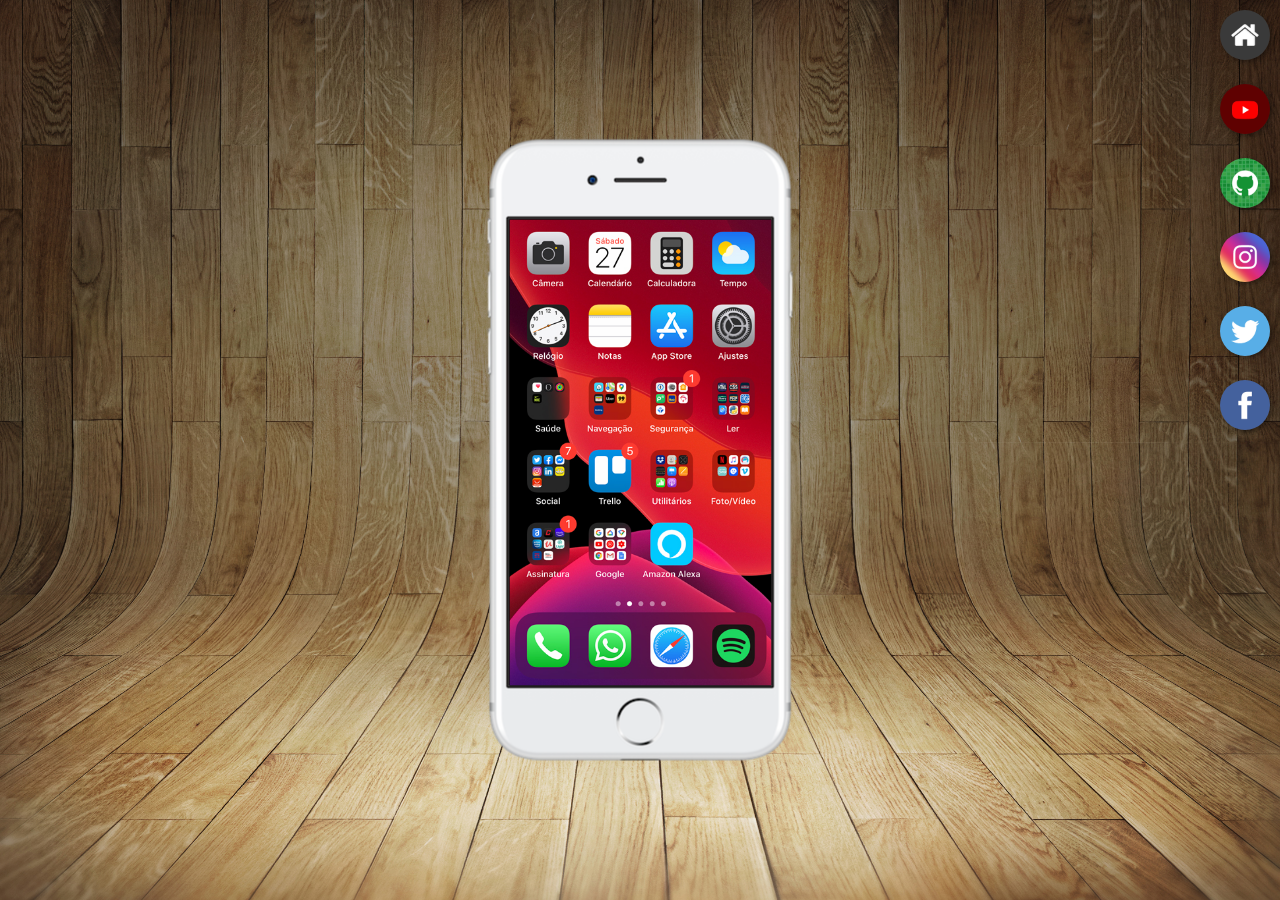
<file: index.html>
<!DOCTYPE html>
<html lang="pt-br">
<head>
    <meta charset="UTF-8">
    <meta http-equiv="X-UA-Compatible" content="IE=edge">
    <meta name="viewport" content="width=device-width, initial-scale=1.0">
    <link rel="stylesheet" href="estilos/style.css">
    <link rel="shortcut icon" href="favicon.ico" type="image/x-icon">
    <title>Projeto Redes Sociais</title>
</head>
<body>
    <main>
        <section id="telefone">
            <iframe id="tela" src="paginas/home.html" name="tela" frameborder="0">
                <p>[Seu navegador não é compatível com iframes.]</p>
            </iframe>
        </section>

        <section id="redes-sociais">
            <a class="botao-social" href="paginas/home.html" target="tela">
                <img src="imagens/logo-home.jpg" alt="logo home">
            </a>
            <br>
            <a class="botao-social" href="paginas/youtube.html" target="tela">
                <img src="imagens/logo-youtube.jpg" alt="logo youtube">
            </a>
            <br>
            <a class="botao-social" href="paginas/github.html" target="tela">
                <img src="imagens/logo-github.jpg" alt="logo github">
            </a>
            <br>
            <a class="botao-social" href="paginas/instagram.html" target="tela">
                <img src="imagens/logo-instagram.jpg" alt="logo instagram">
            </a>
            <br>
            <a class="botao-social" href="paginas/twitter.html" target="tela">
                <img src="imagens/logo-twitter.jpg" alt="logo twitter">
            </a>
            <br>
            <a class="botao-social" href="paginas/facebook.html" target="tela">
                <img src="imagens/logo-facebook.jpg" alt="logo facebook">
            </a>
        </section>
    </main>
</body>
</html>
</file>
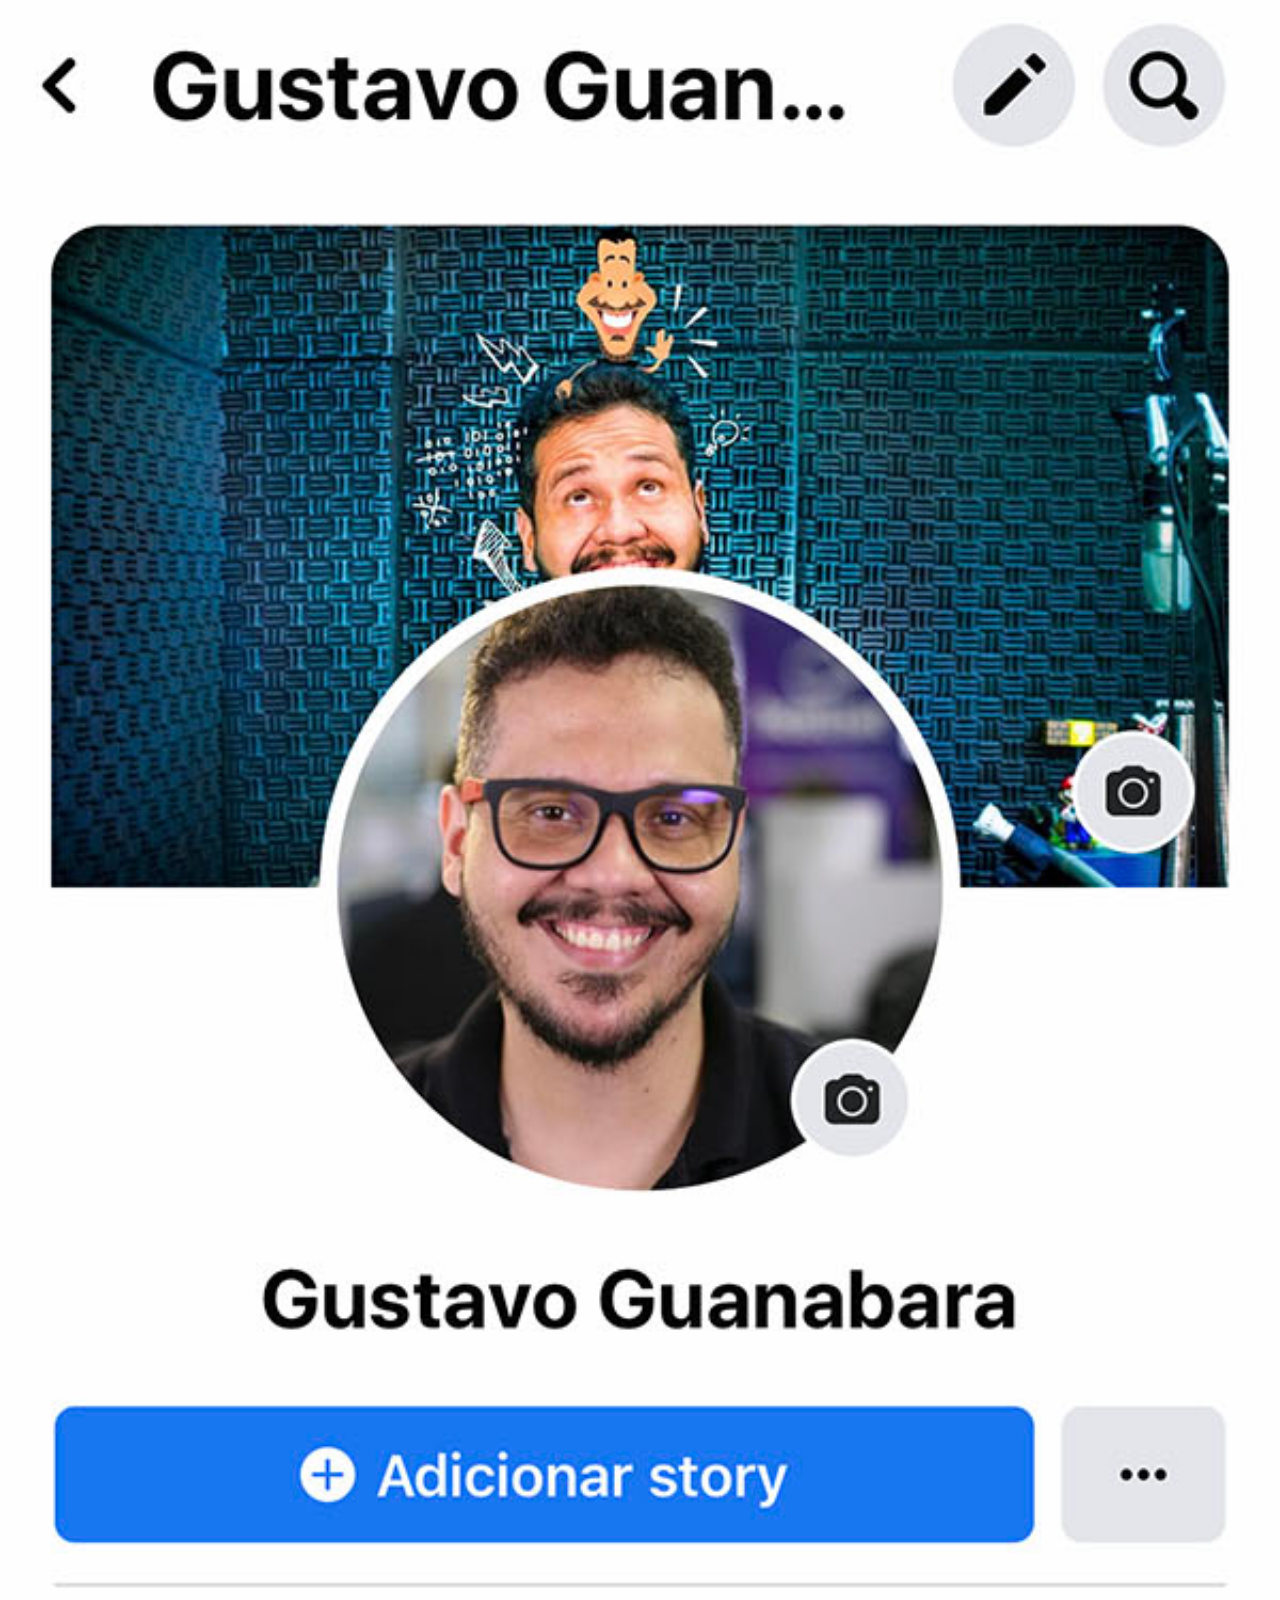
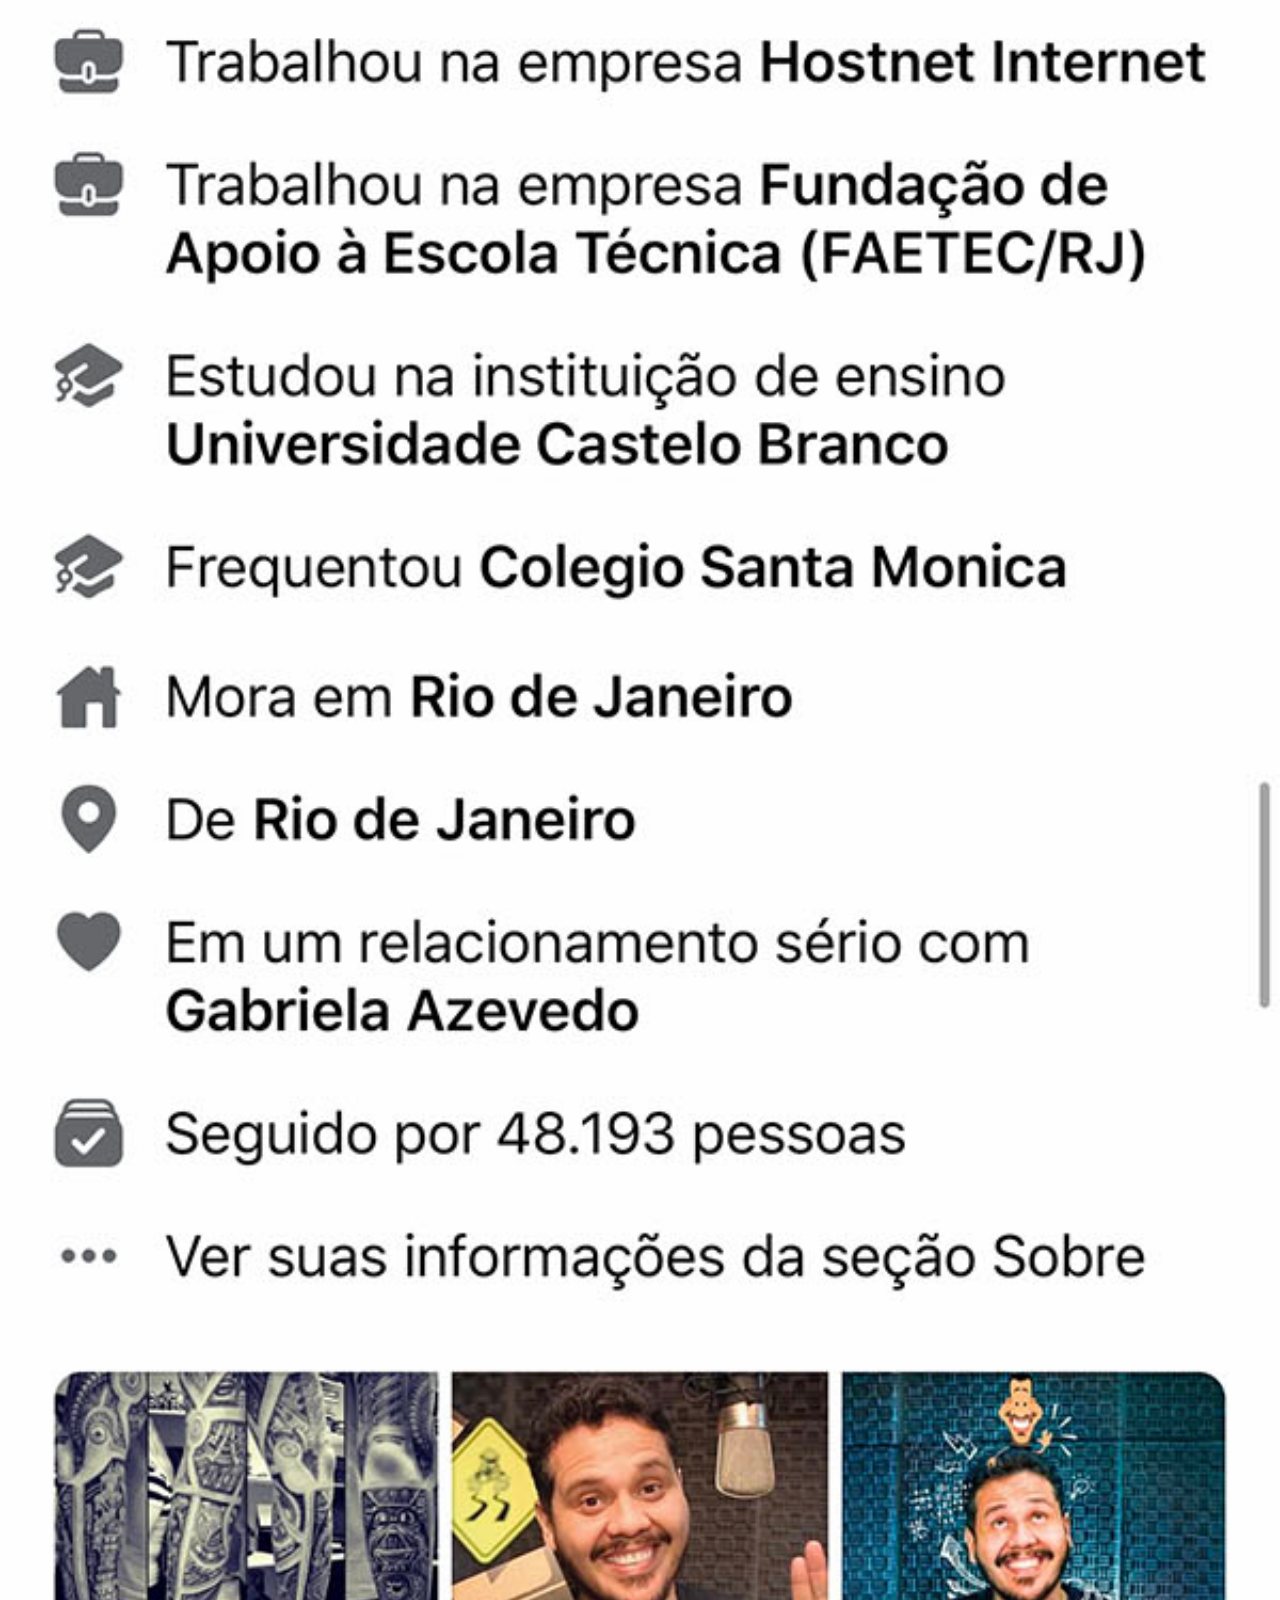
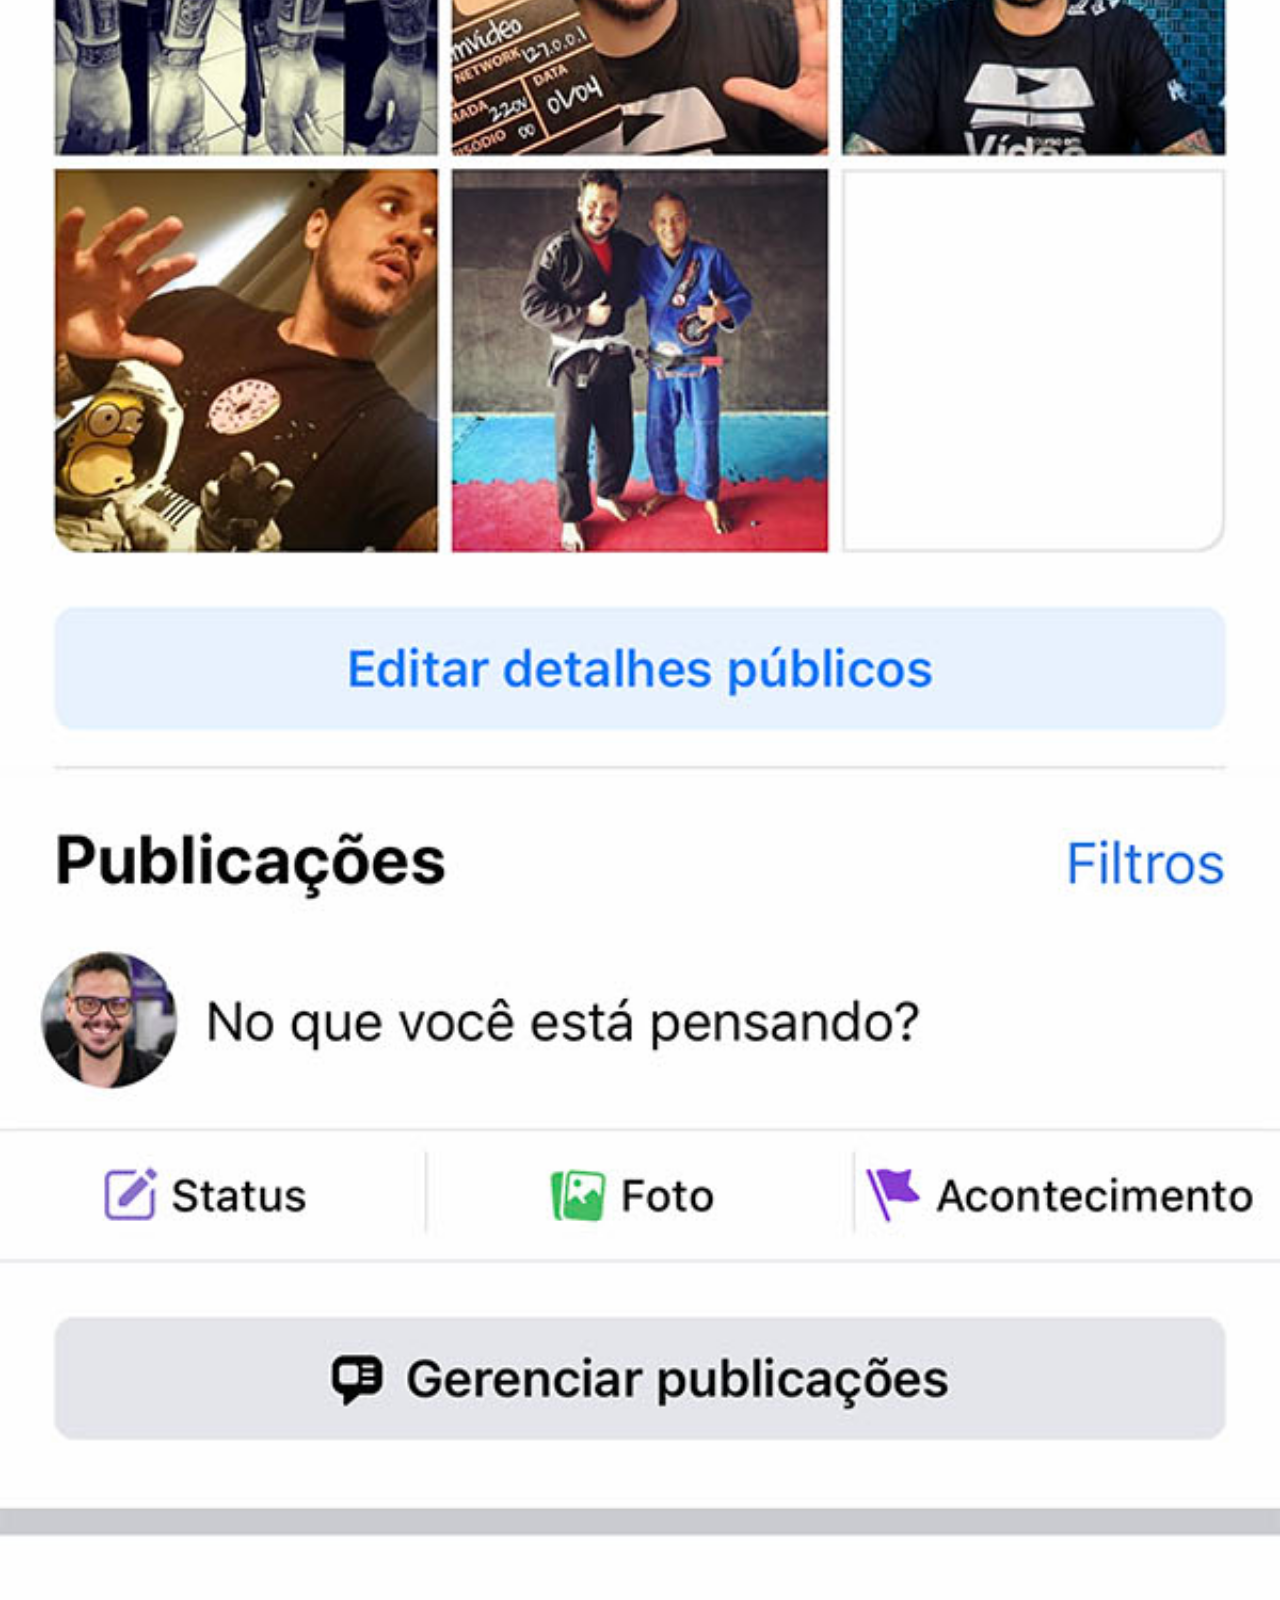
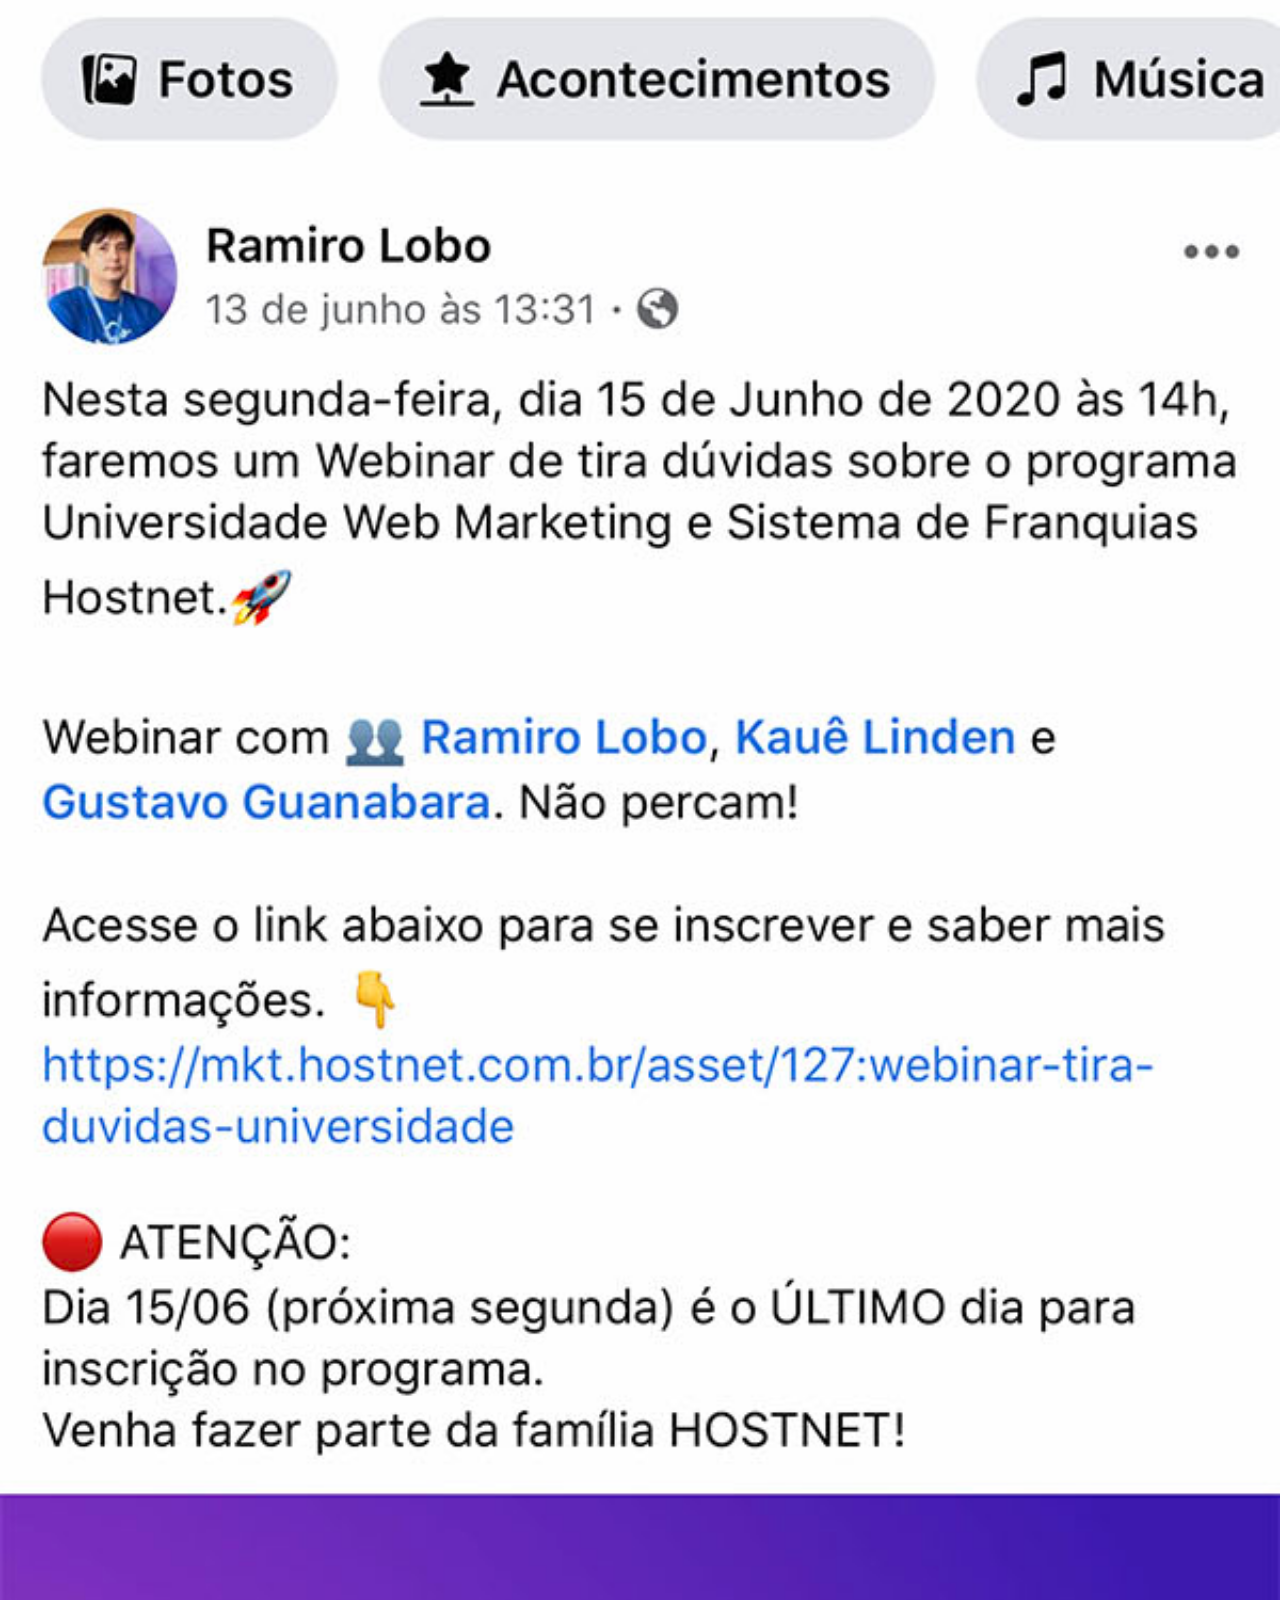
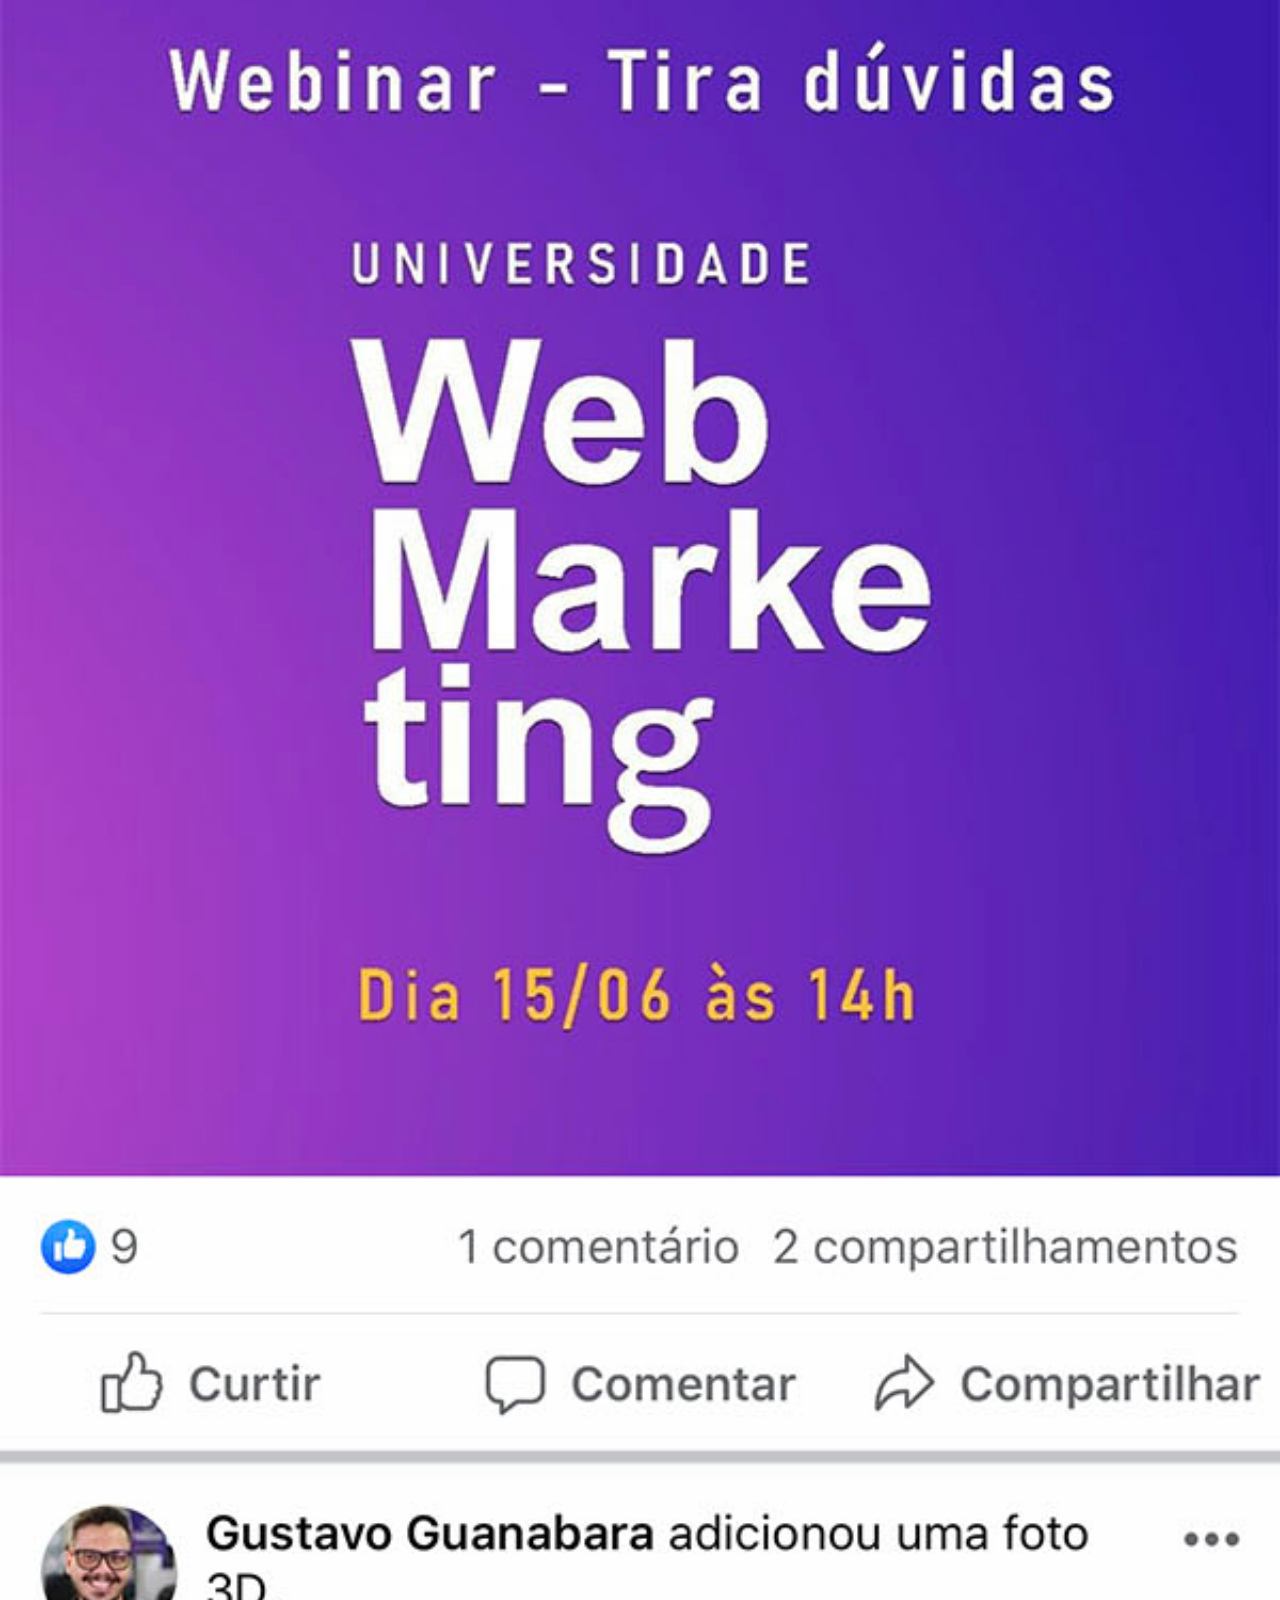
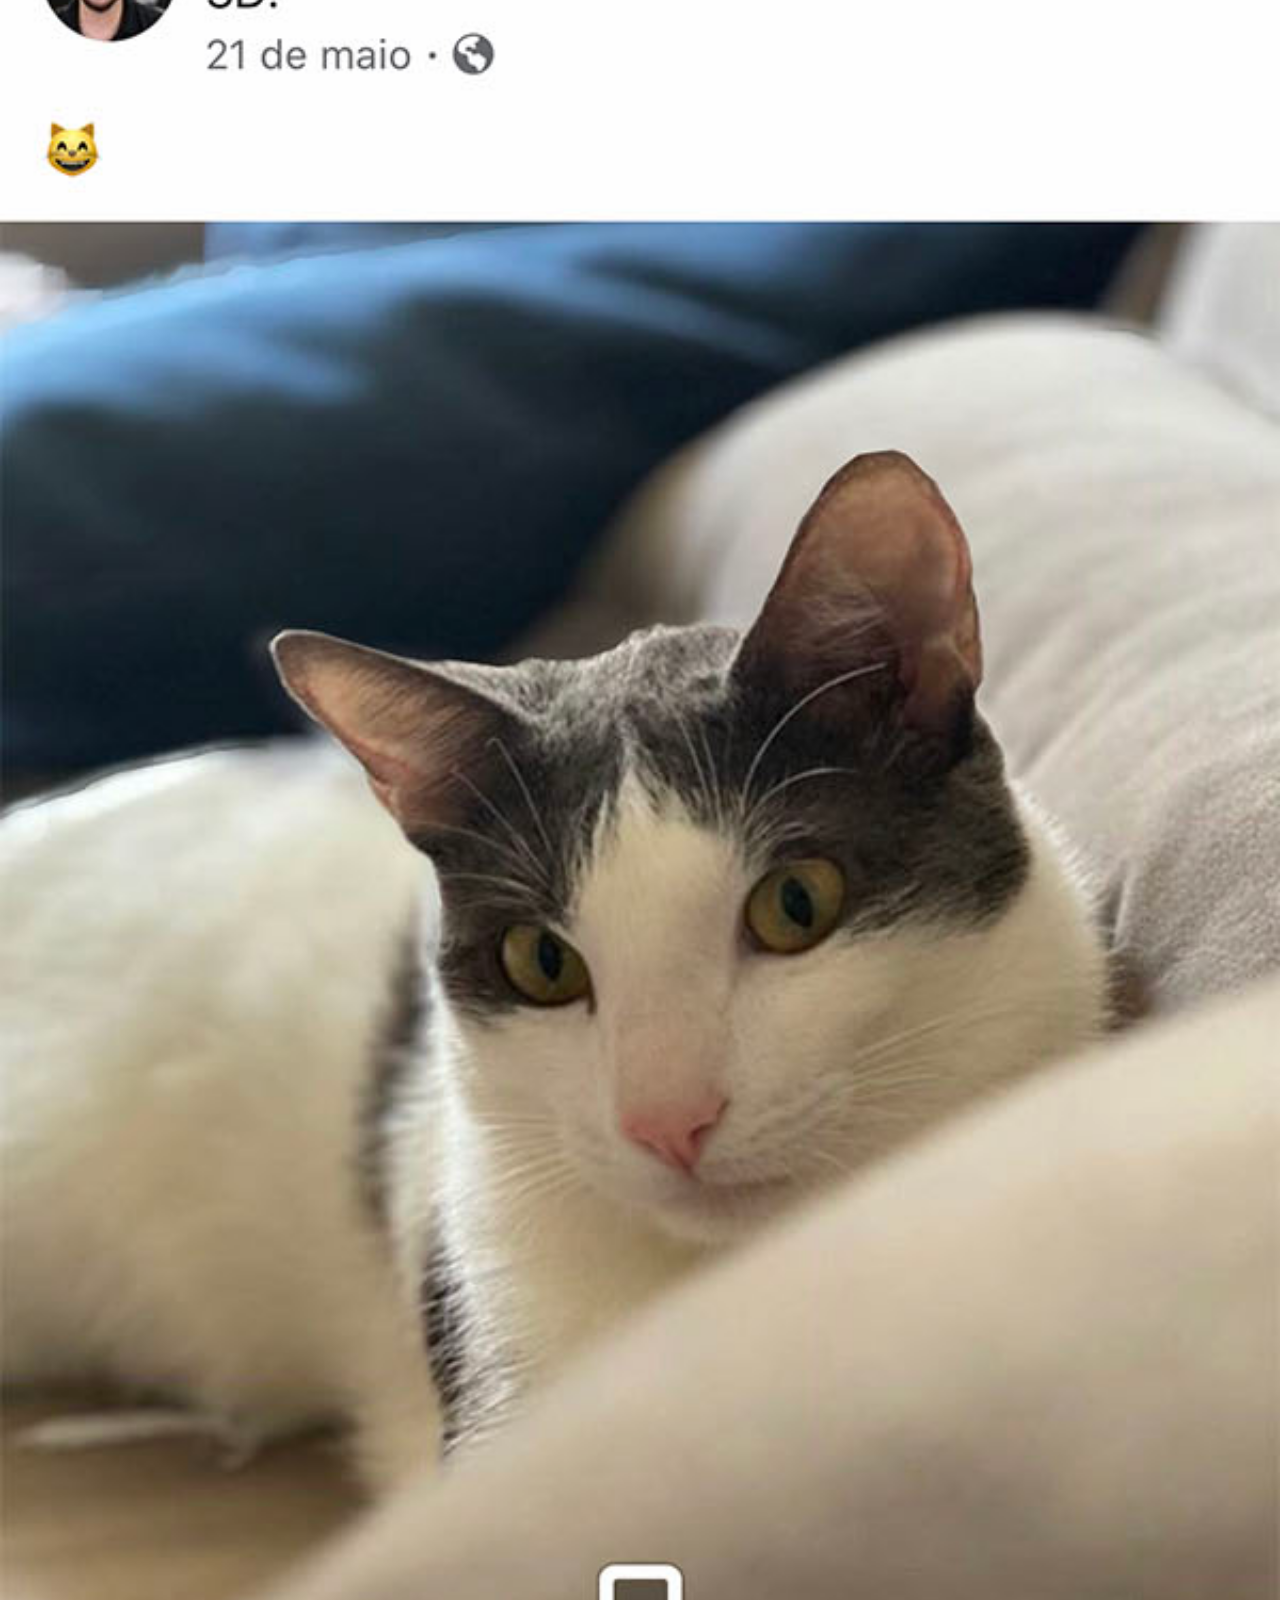
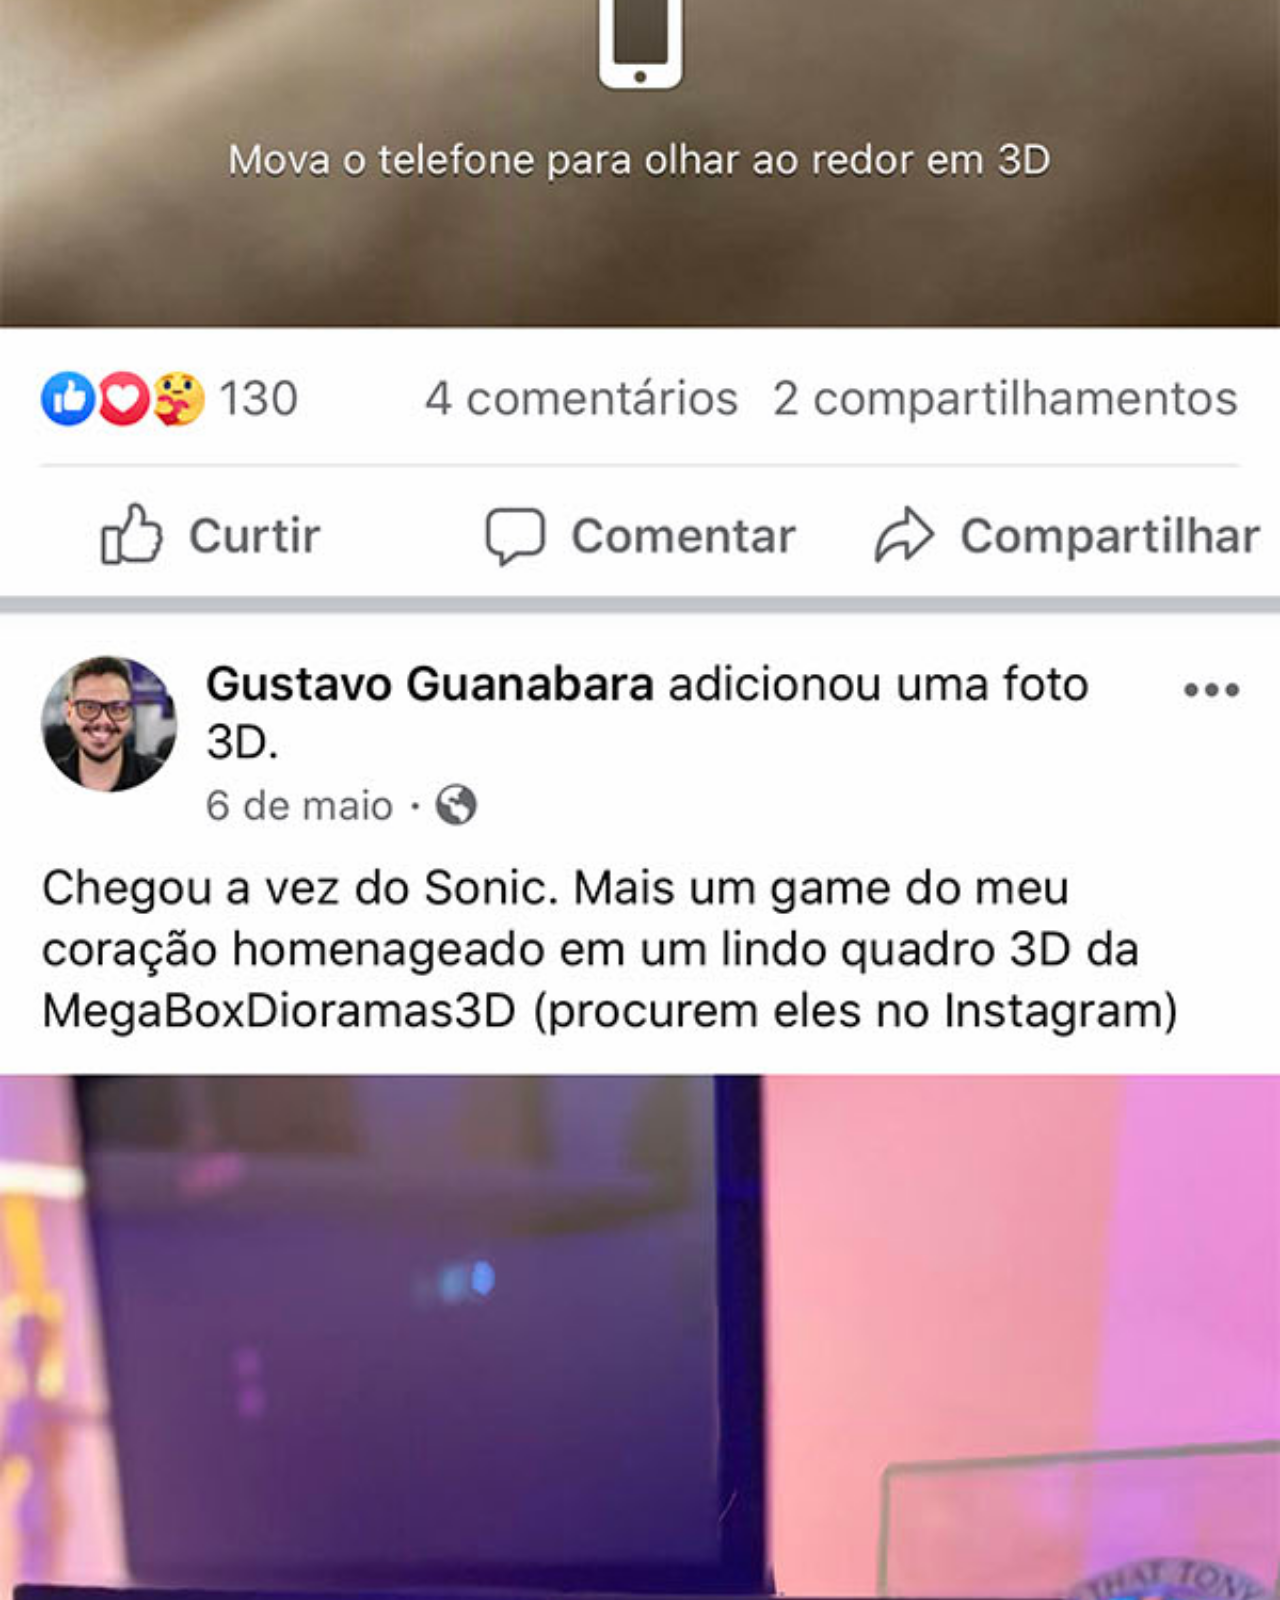
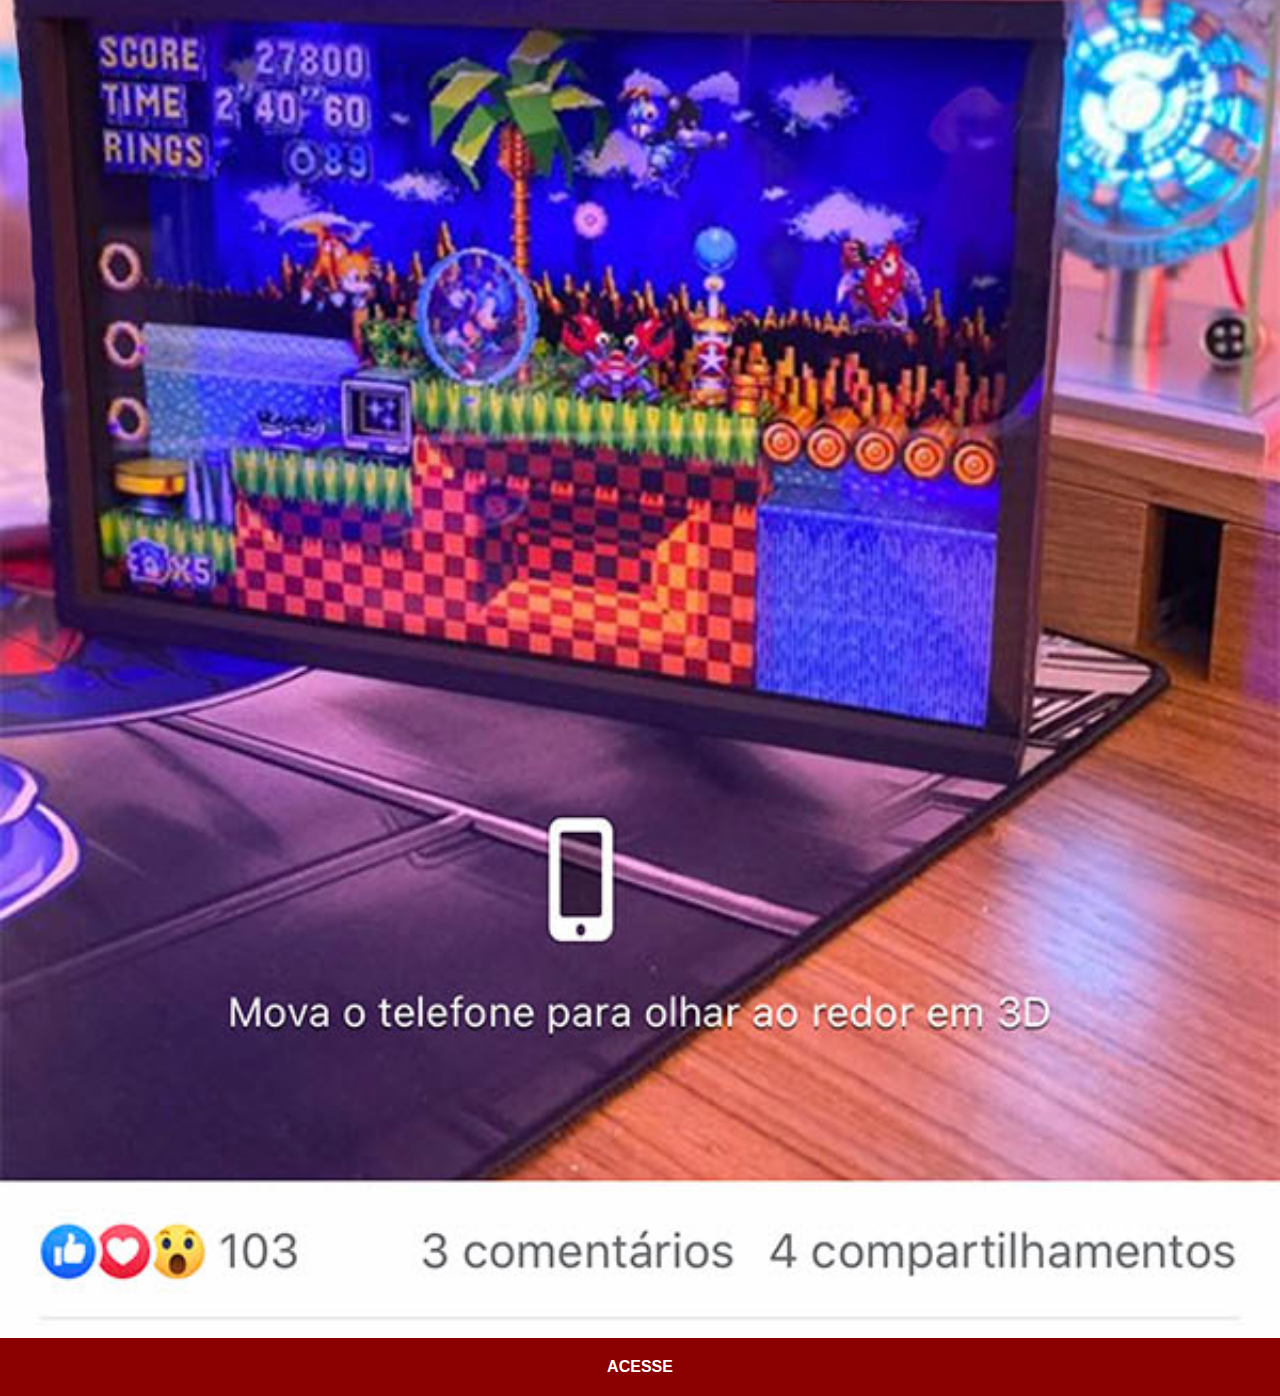
<file: paginas/facebook.html>
<!DOCTYPE html>
<html lang="pt-br">
<head>
    <meta charset="UTF-8">
    <meta http-equiv="X-UA-Compatible" content="IE=edge">
    <meta name="viewport" content="width=device-width, initial-scale=1.0">
    <link rel="stylesheet" href="../estilos/tela.css">
    <title>Facebook</title>
</head>
<body>
    <img src="../imagens/tela-facebook.jpg" alt="Perfil no Facebook">
    <a href="https://www.facebook.com/gustavoguanabara" target="_blank" rel="noopener noreferrer">ACESSE</a>
</body>
</html>
</file>
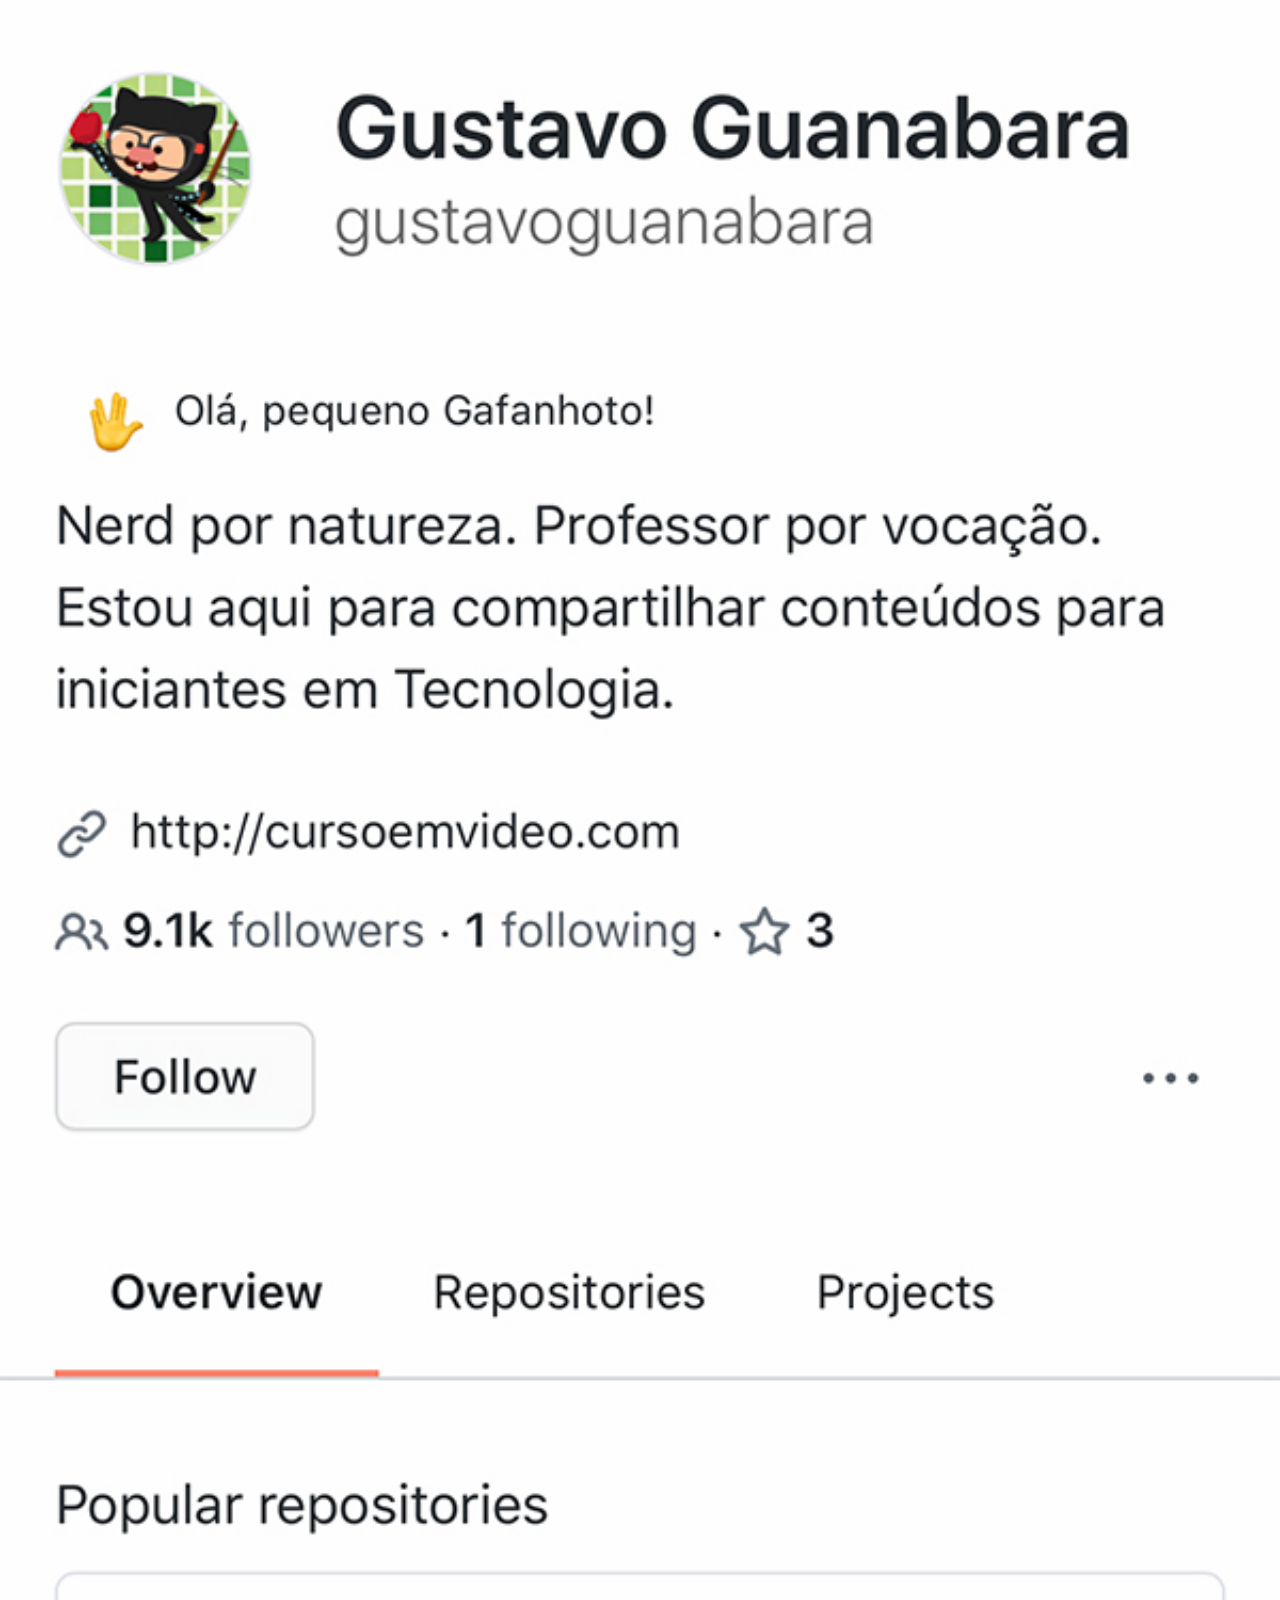
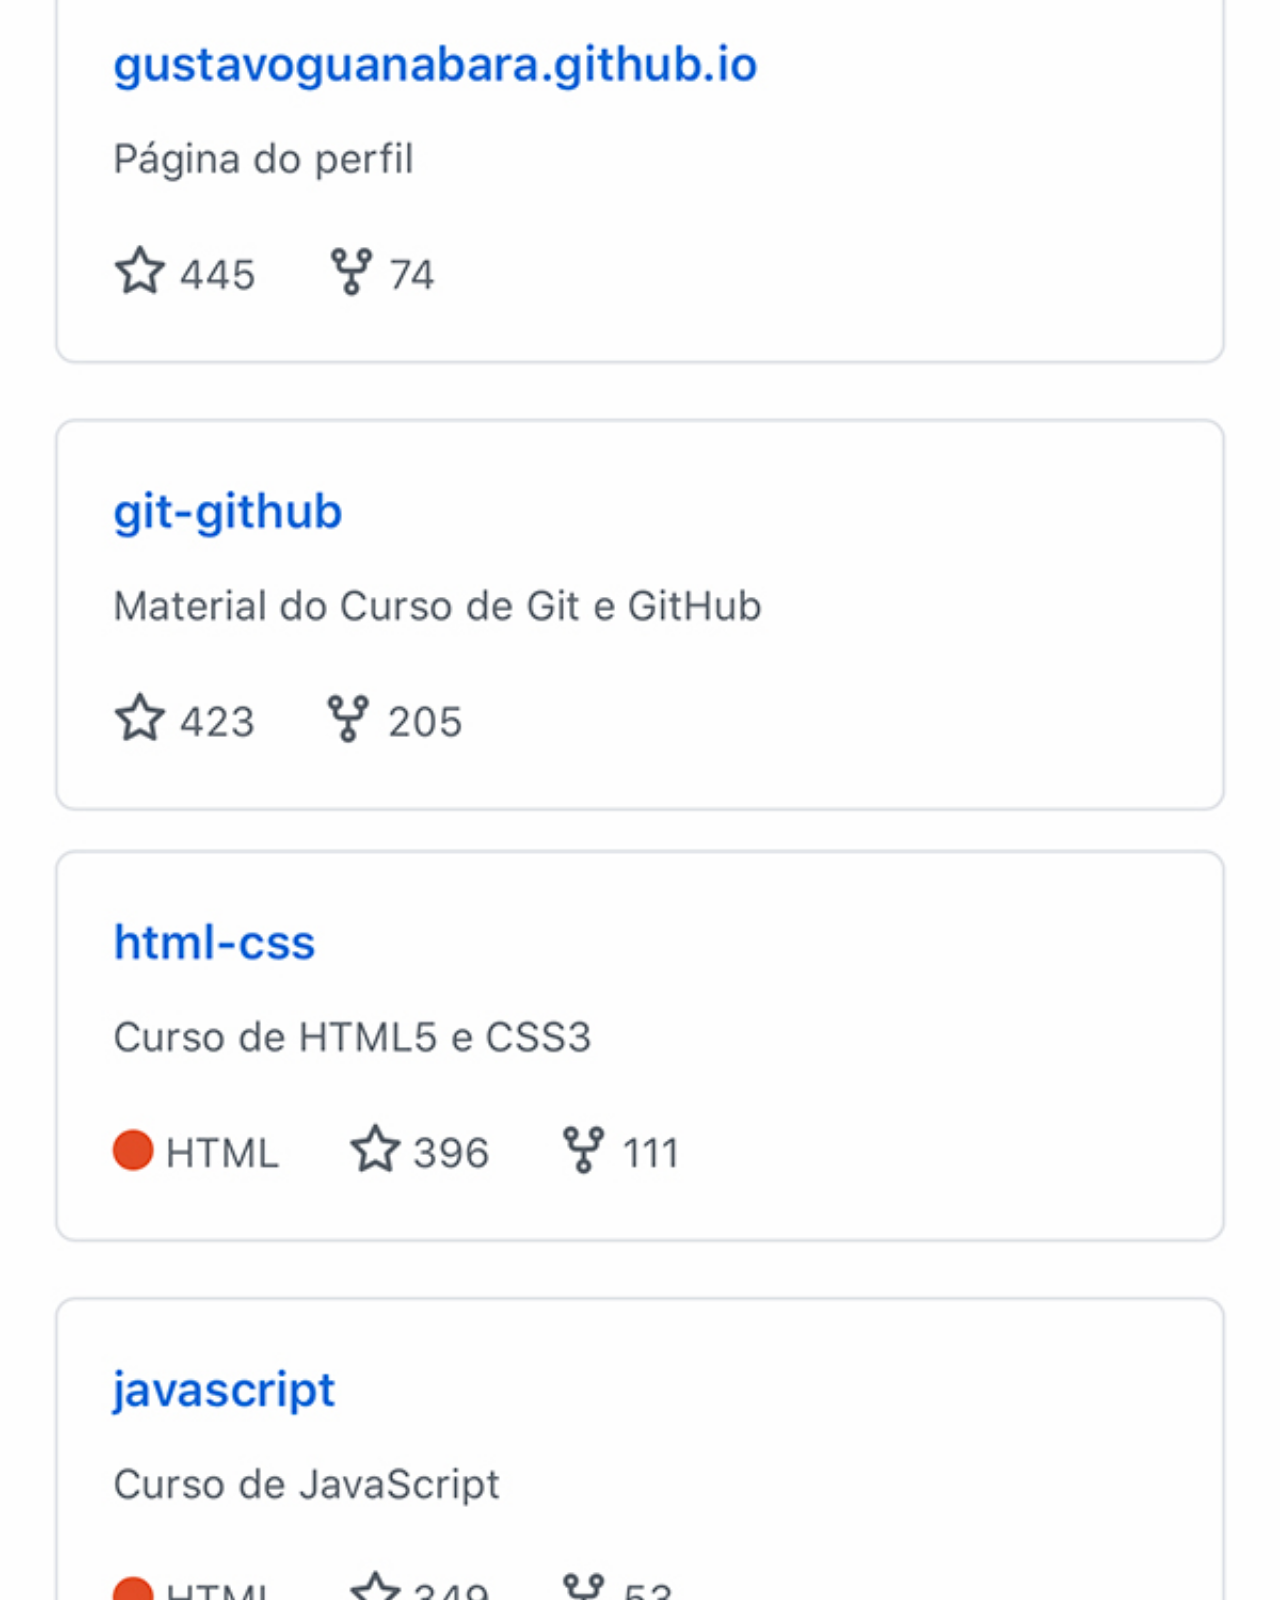
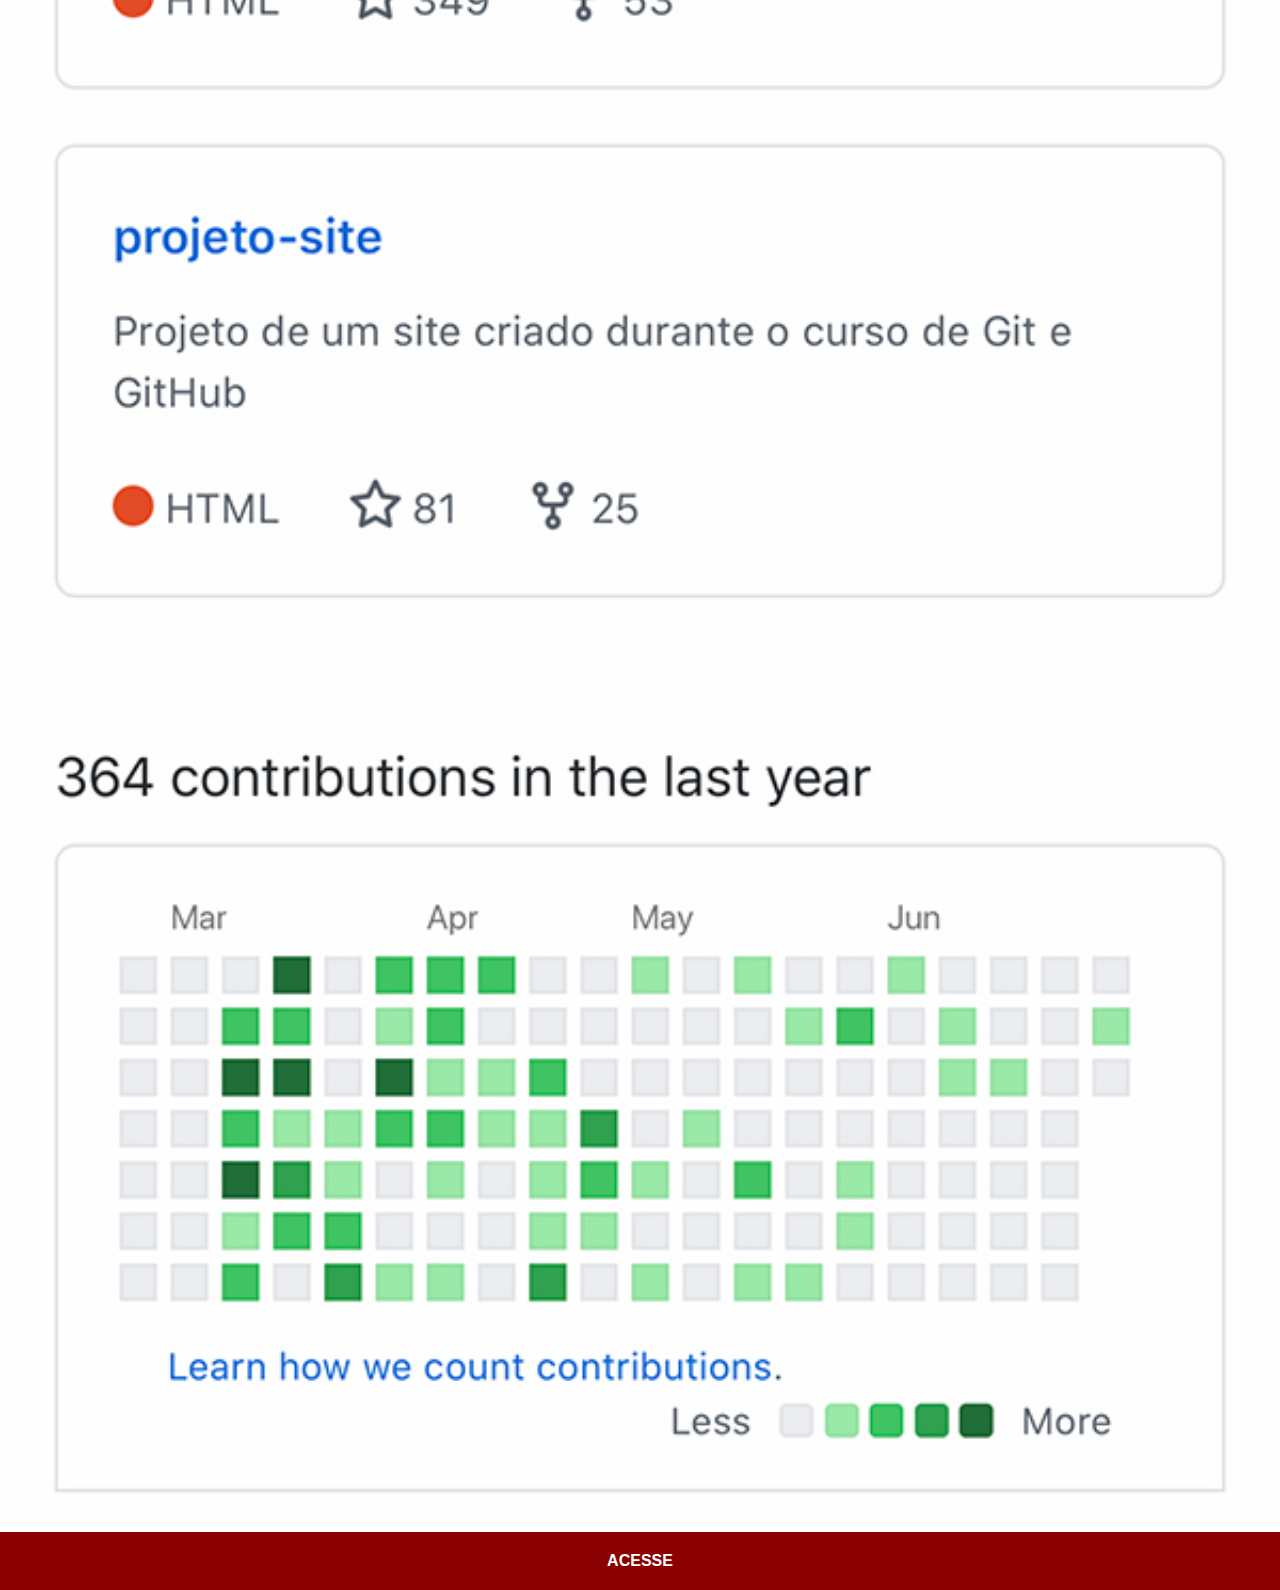
<file: paginas/github.html>
<!DOCTYPE html>
<html lang="pt-br">
<head>
    <meta charset="UTF-8">
    <meta http-equiv="X-UA-Compatible" content="IE=edge">
    <meta name="viewport" content="width=device-width, initial-scale=1.0">
    <link rel="stylesheet" href="../estilos/tela.css">
    <title>GitHub</title>
</head>
<body>
    <img src="../imagens/tela-github.jpg" alt="Perfil no GitHub">
    <a href="https://github.com/gustavoguanabara" target="_blank" rel="noopener noreferrer">ACESSE</a>
</body>
</html>
</file>
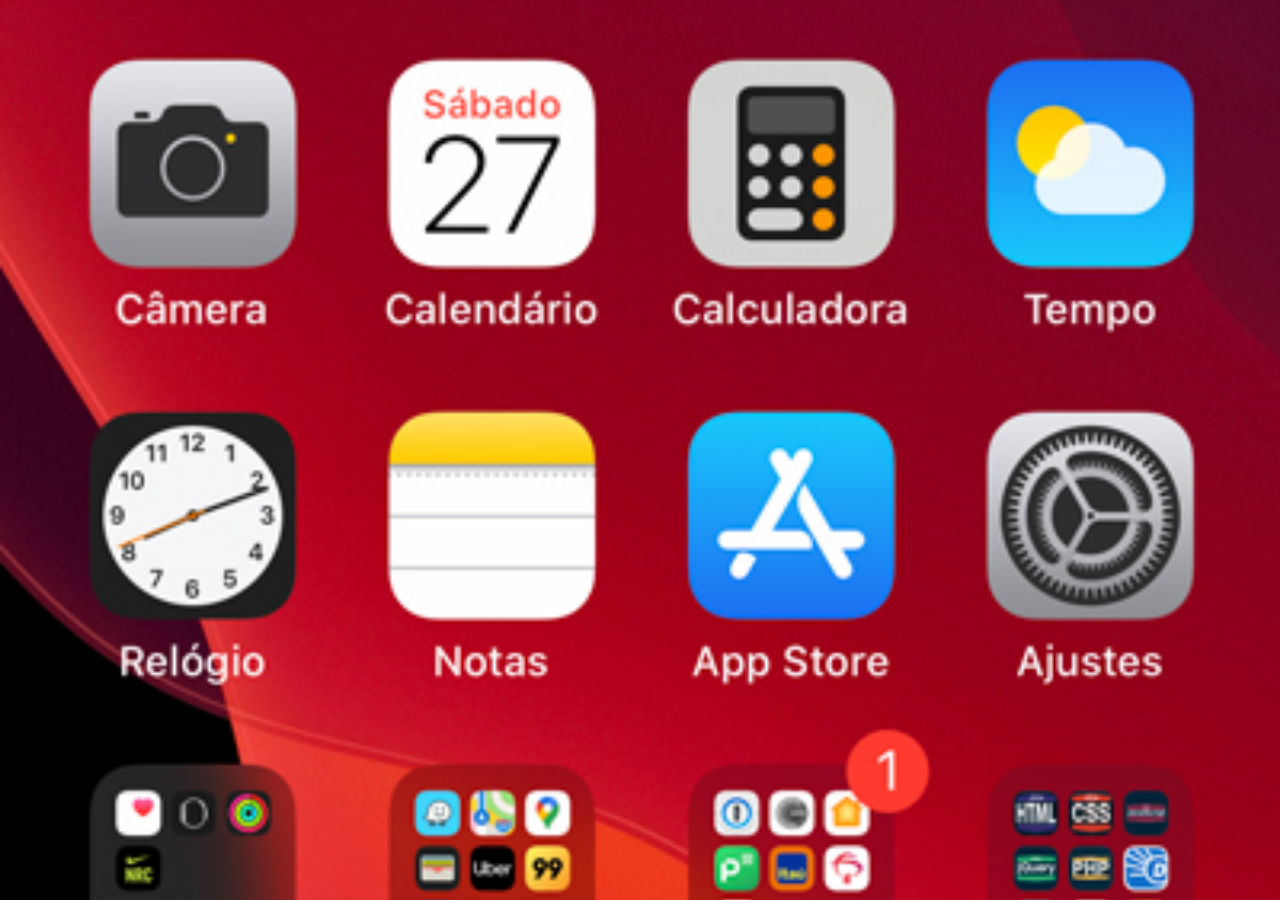
<file: paginas/home.html>
<!DOCTYPE html>
<html lang="pt-br">
<head>
    <meta charset="UTF-8">
    <meta http-equiv="X-UA-Compatible" content="IE=edge">
    <meta name="viewport" content="width=device-width, initial-scale=1.0">
    <title>Home</title>

    <style>
        * {
            margin: 0;
            padding: 0;
        }

        body {
            background-image: url(../imagens/tela-home.jpg);
            background-attachment: fixed;
            background-position: top center;   
            background-repeat: no-repeat;
            background-size: cover;
        }
    </style>

</head>
<body>
</body>
</html>
</file>
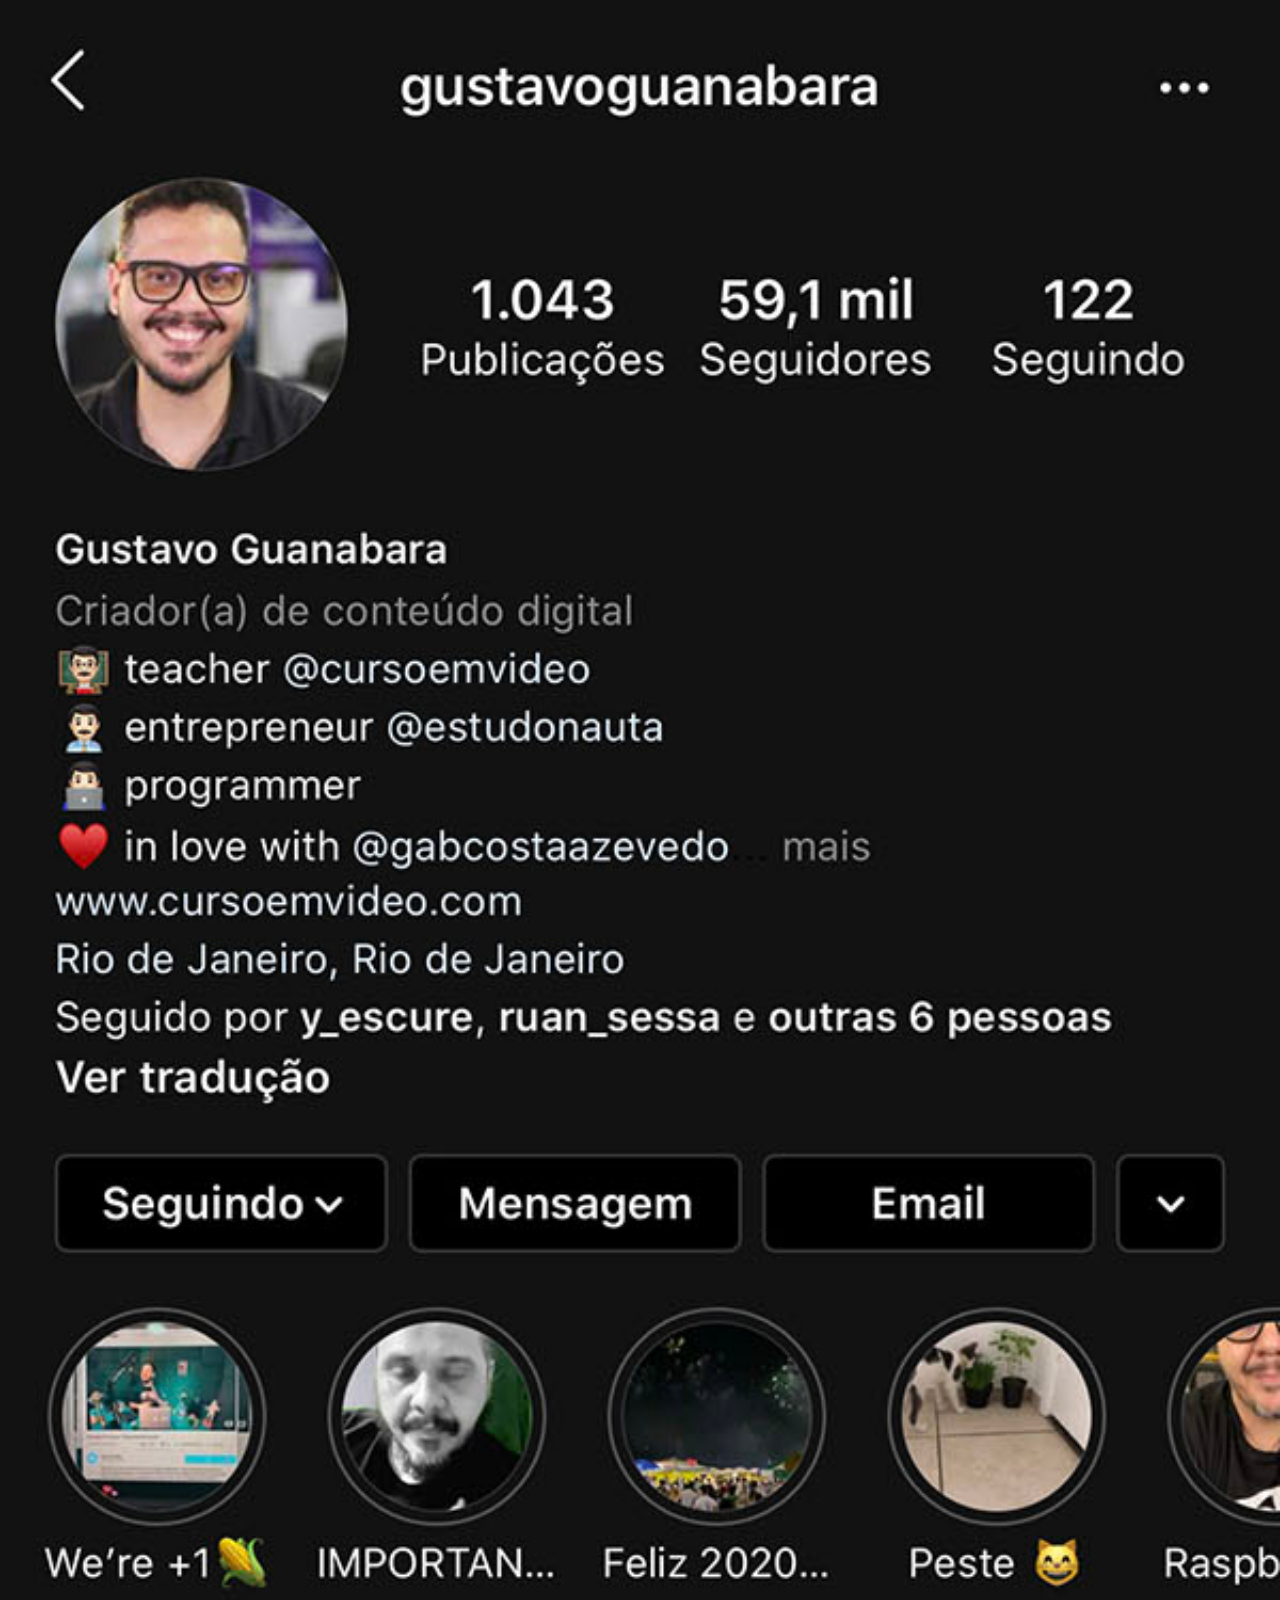
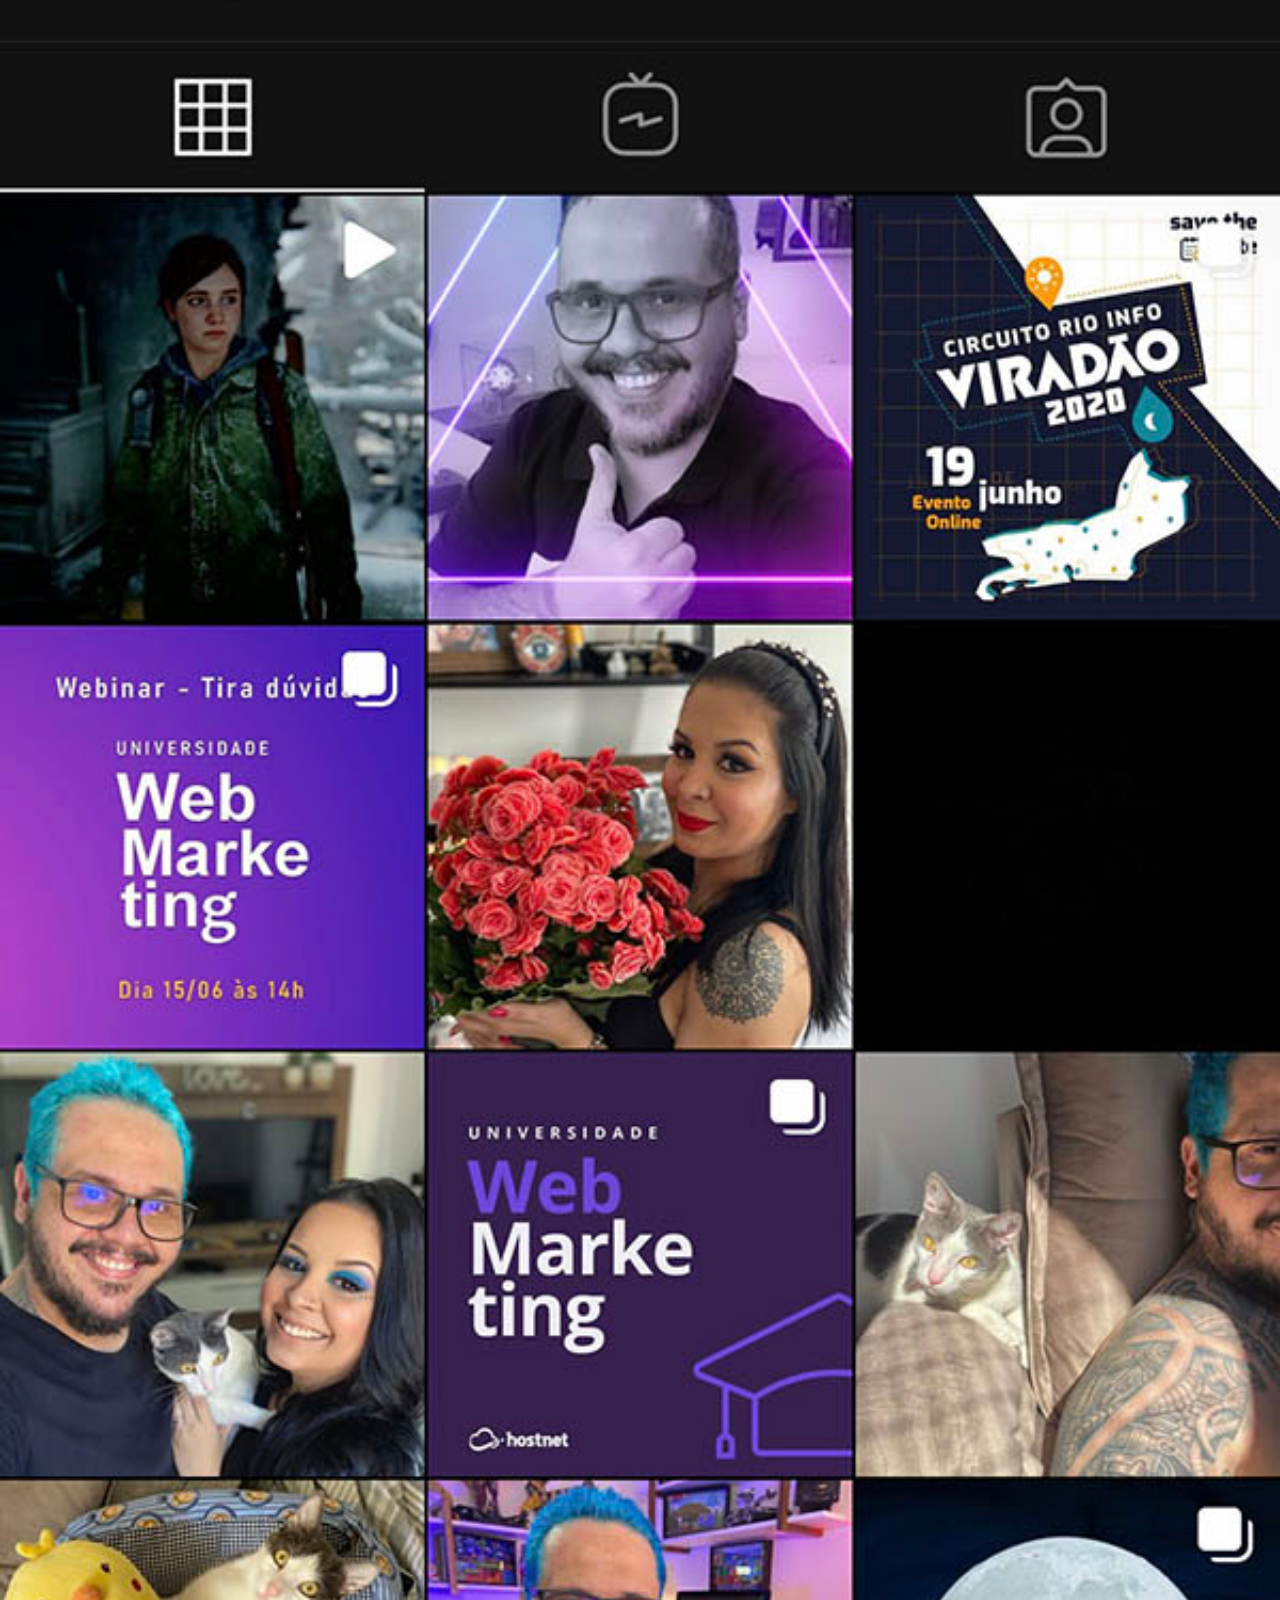
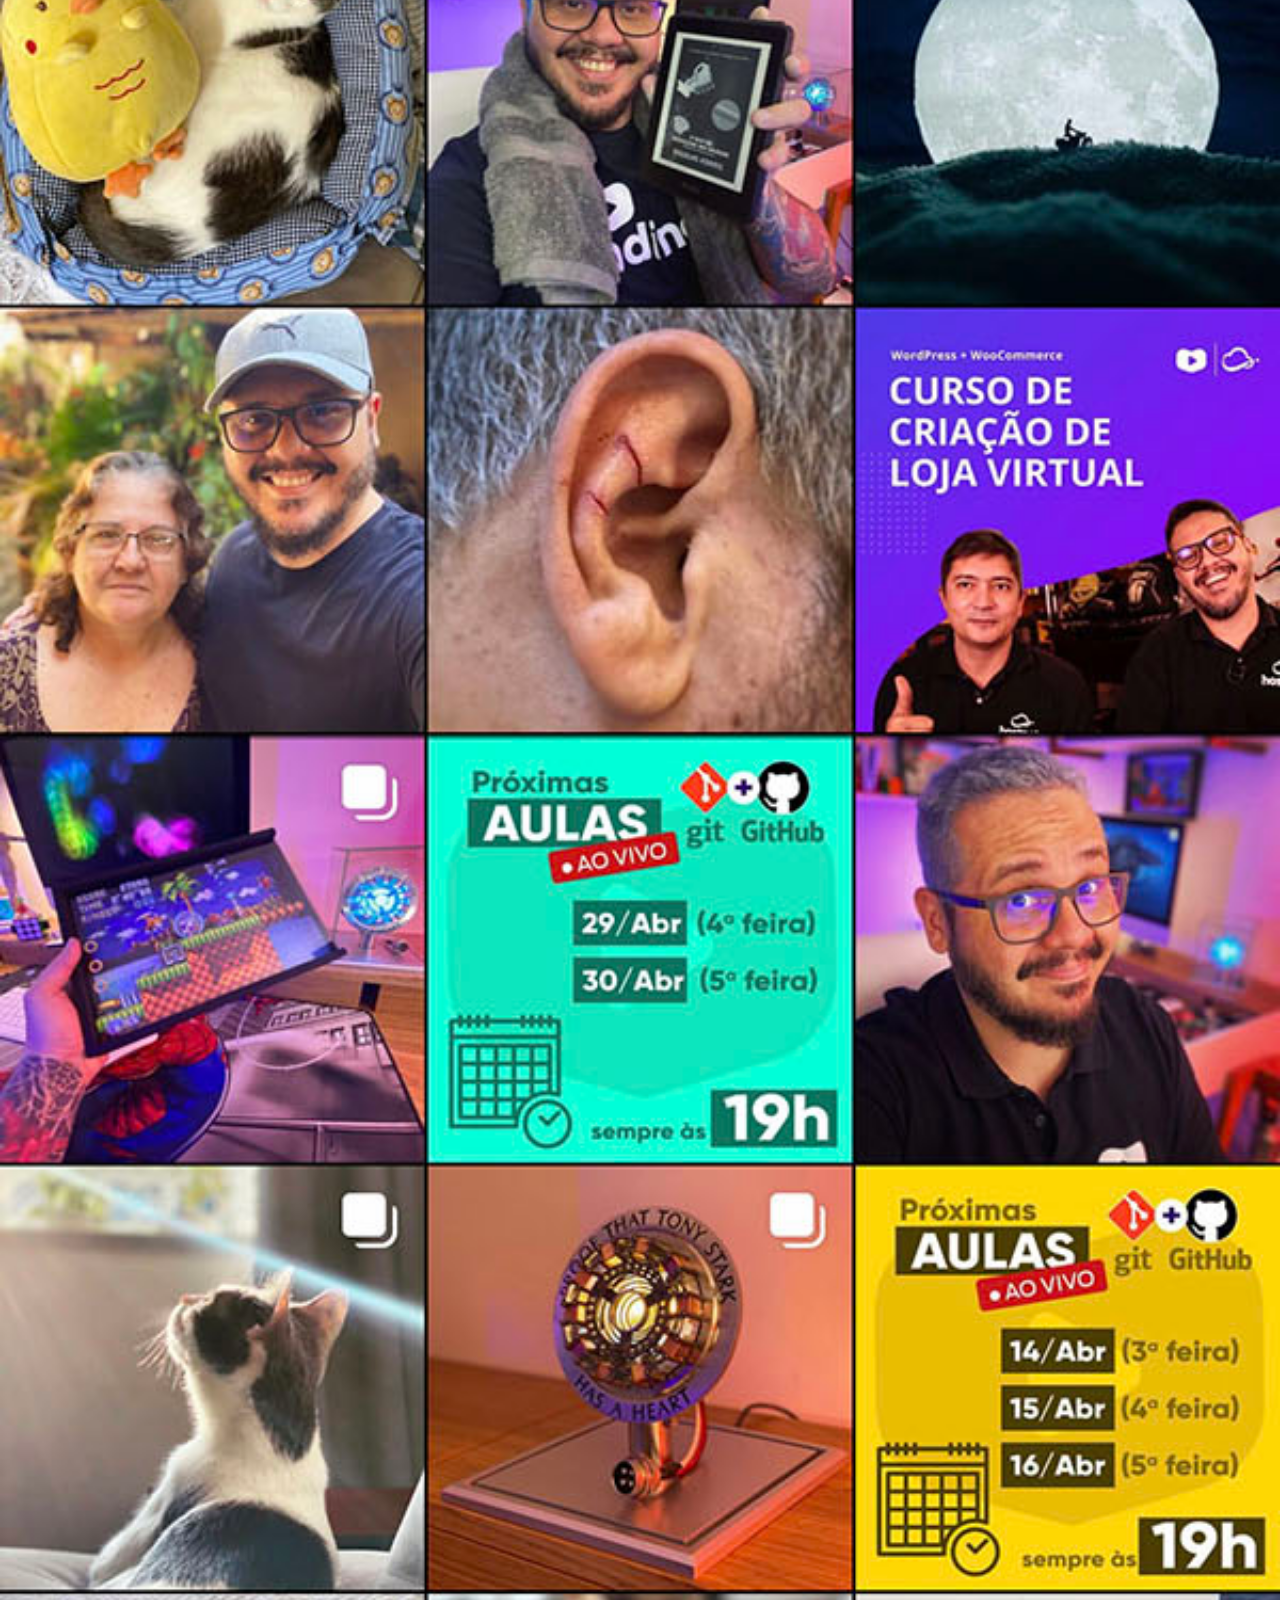
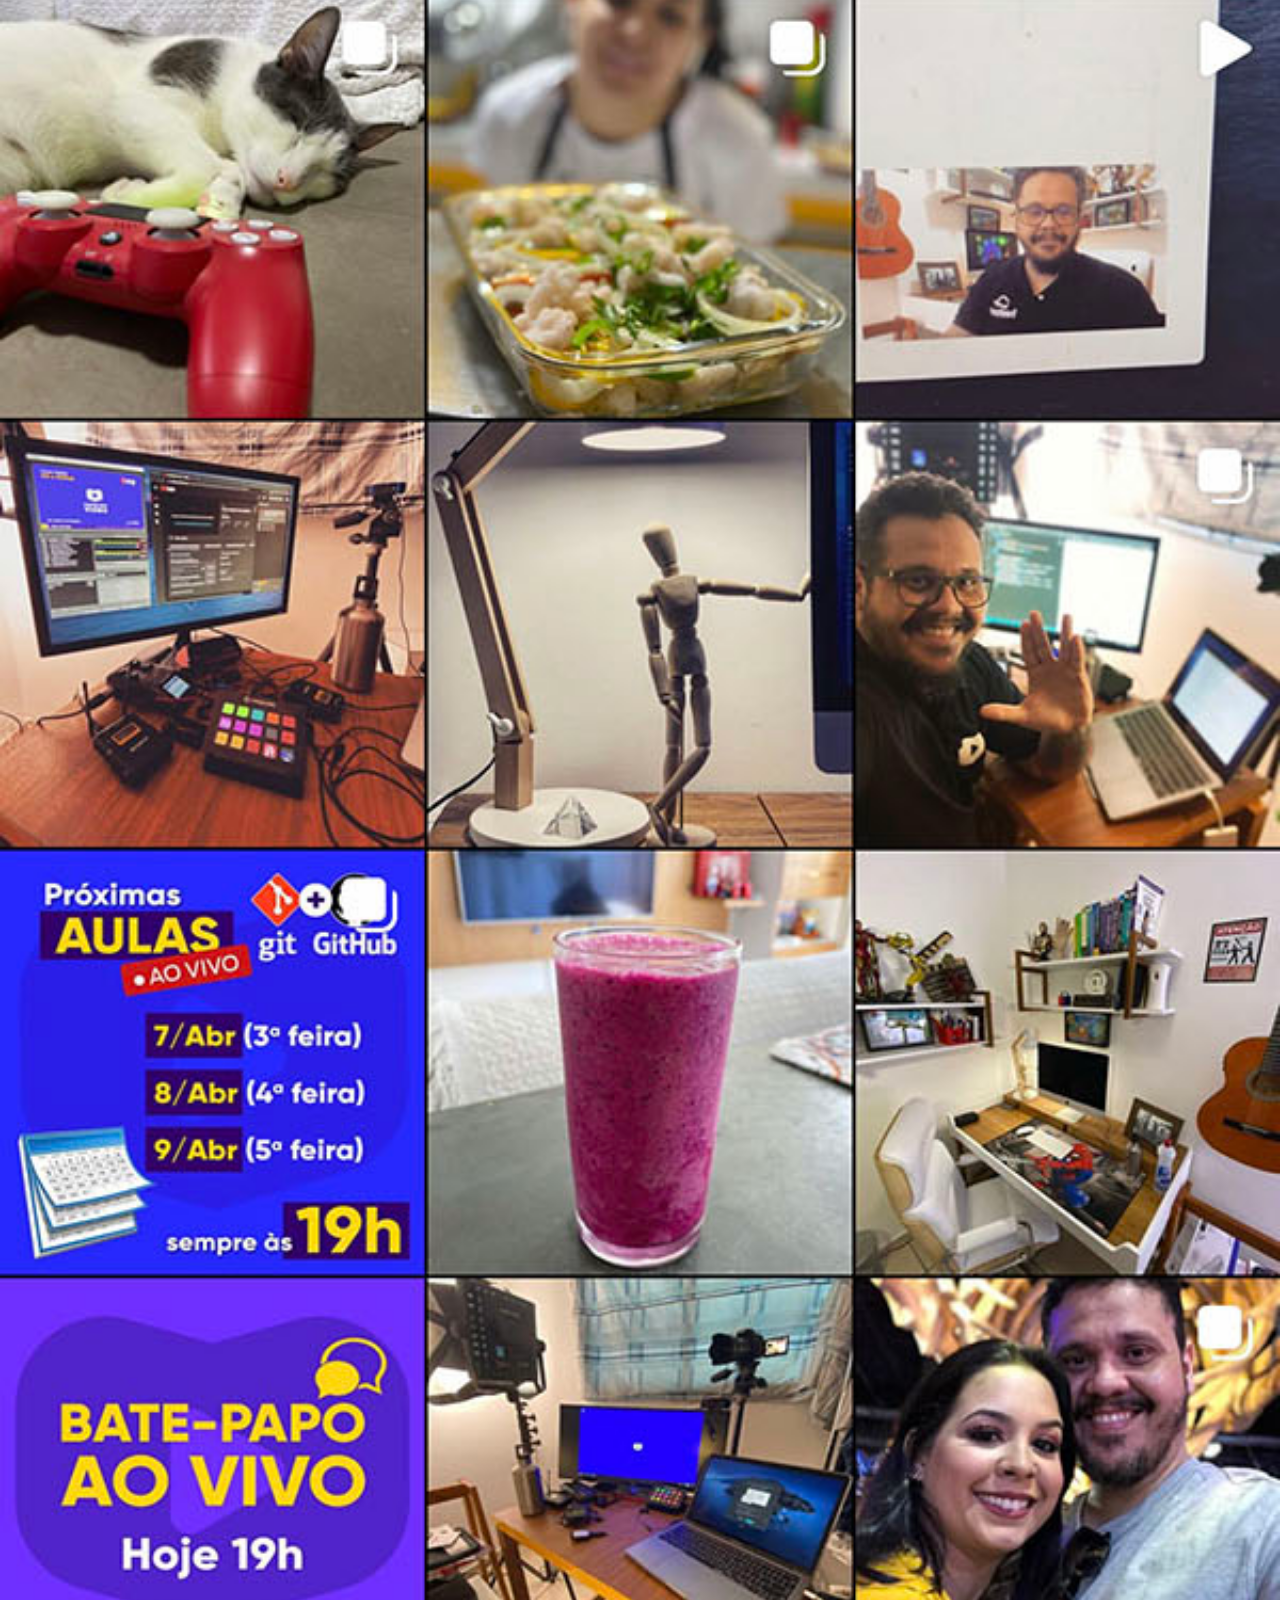
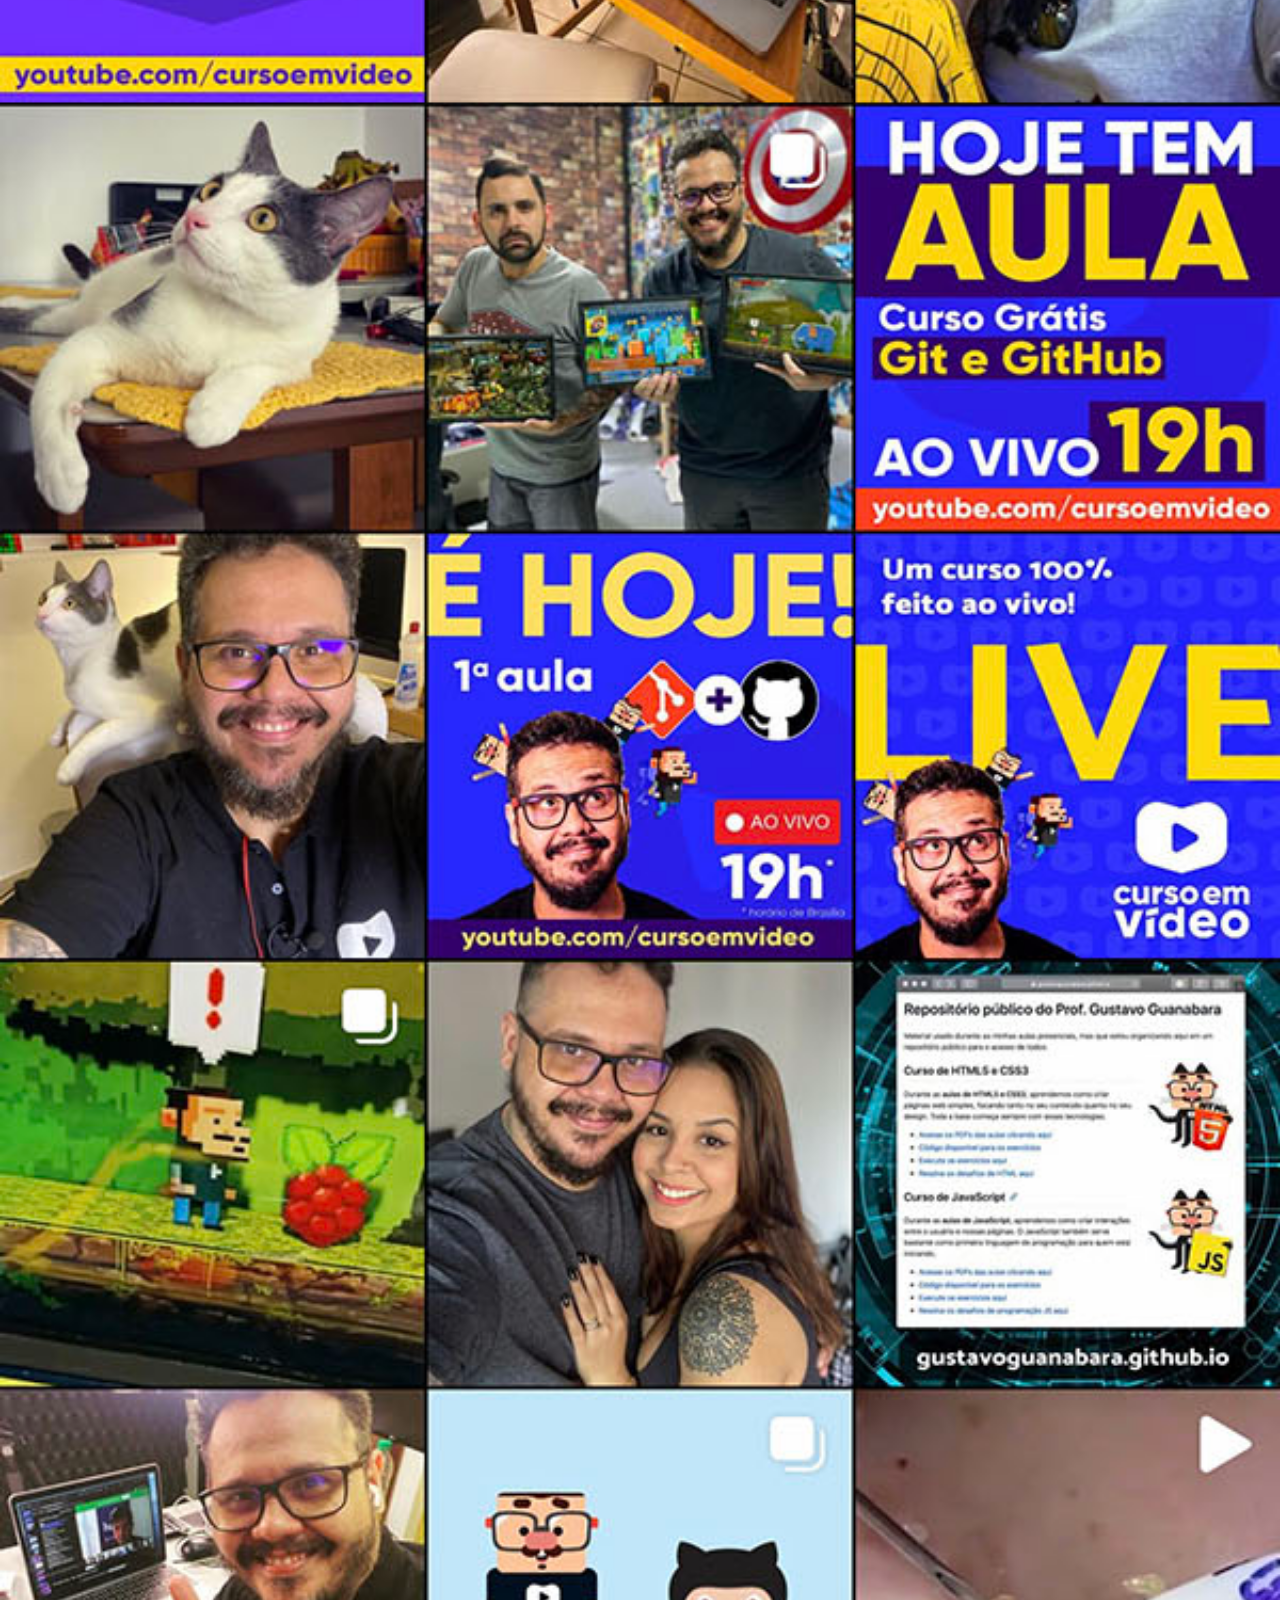
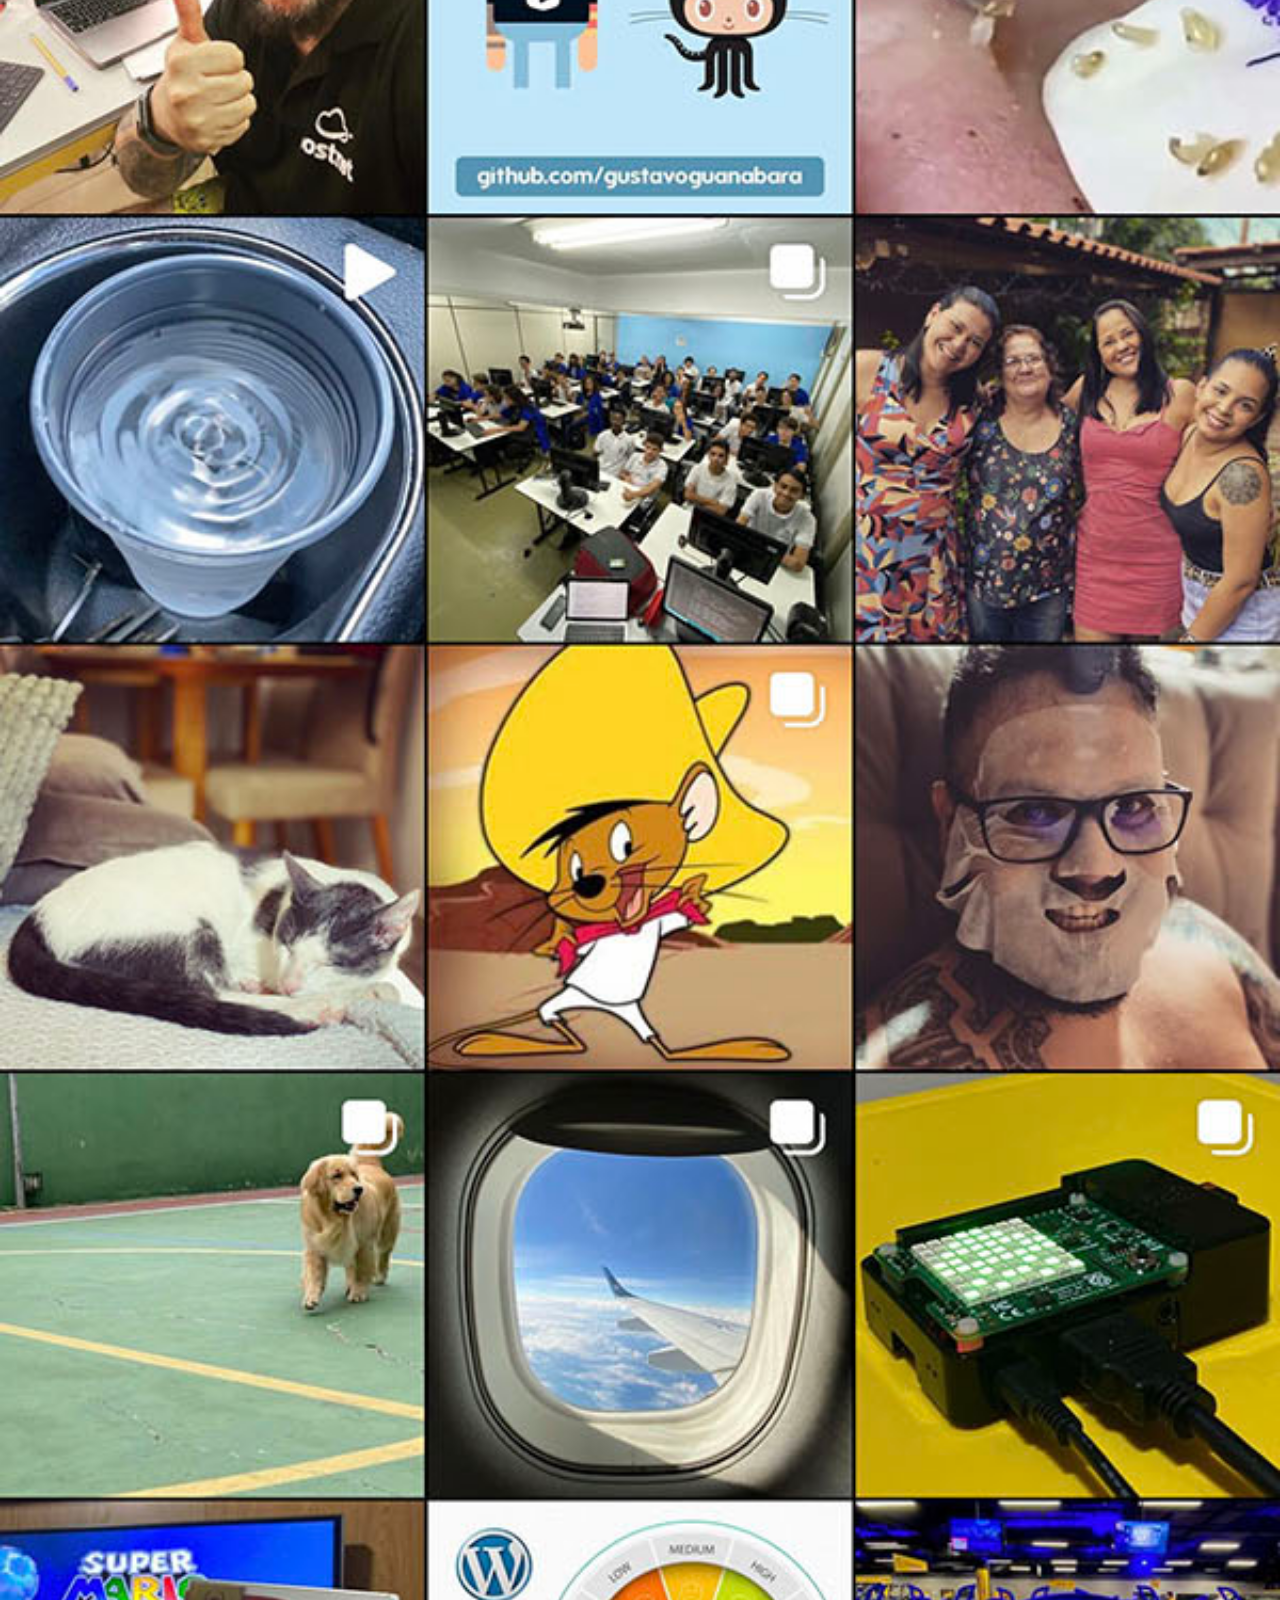
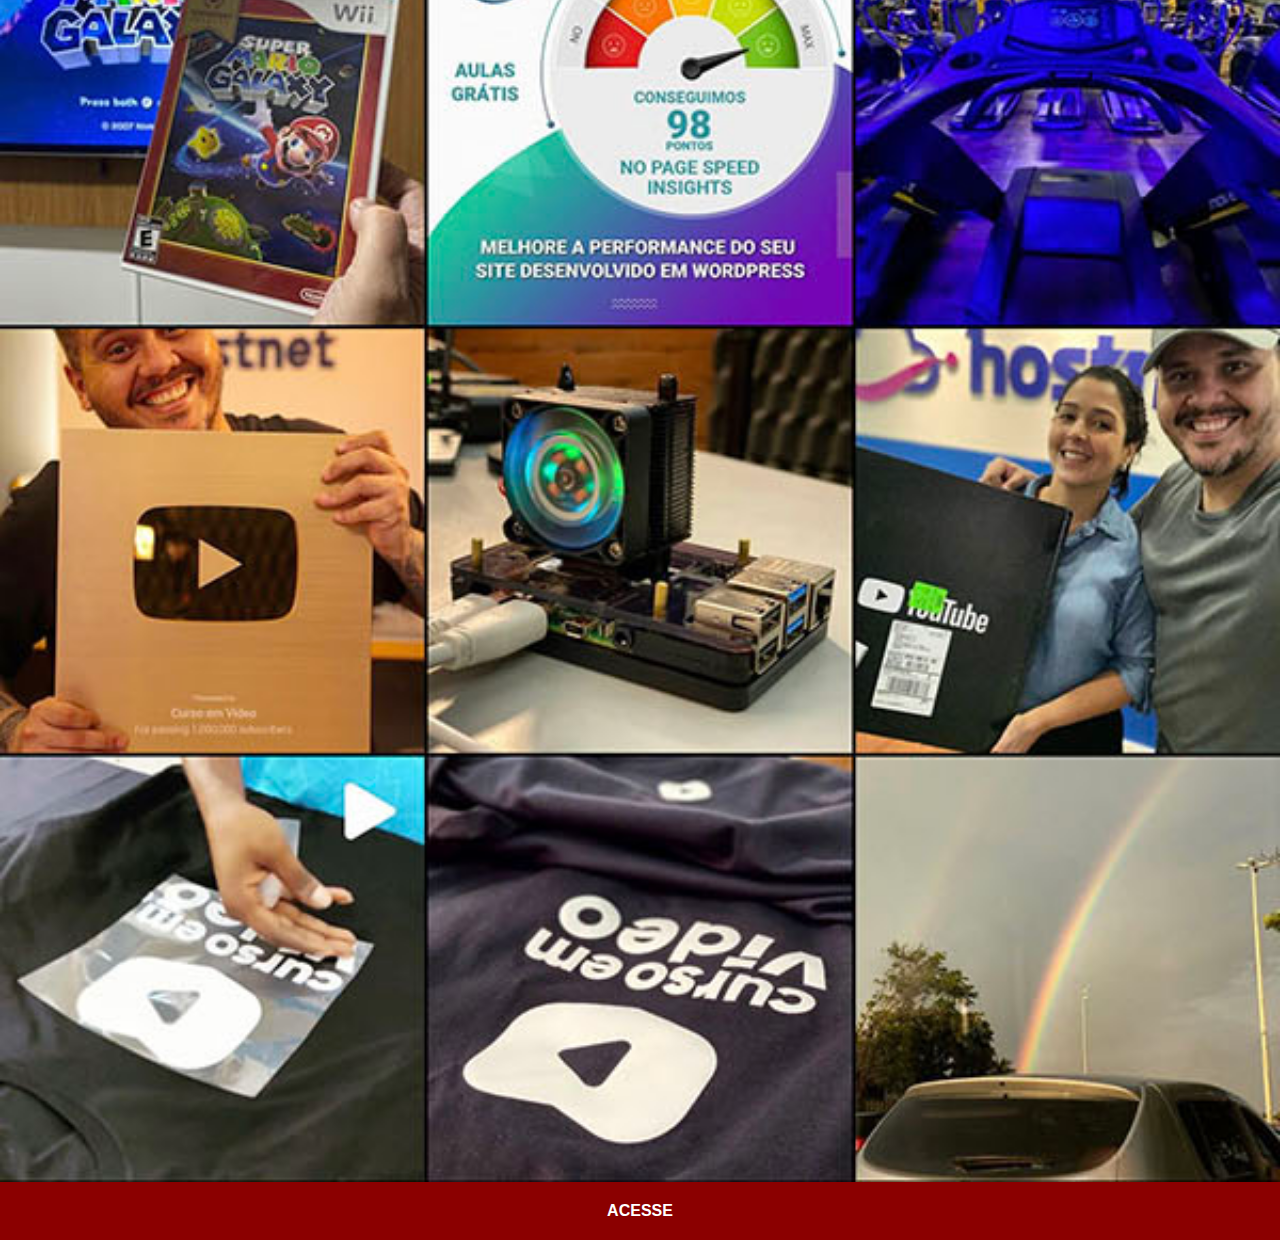
<file: paginas/instagram.html>
<!DOCTYPE html>
<html lang="pt-br">
<head>
    <meta charset="UTF-8">
    <meta http-equiv="X-UA-Compatible" content="IE=edge">
    <meta name="viewport" content="width=device-width, initial-scale=1.0">
    <link rel="stylesheet" href="../estilos/tela.css">
    <title>Instagram</title>
</head>
<body>
    <img src="../imagens/tela-instagram.jpg" alt="Perfil no Instagram">
    <a href="https://www.instagram.com/gustavoguanabara/" target="_blank" rel="noopener noreferrer">ACESSE</a>
</body>
</html>
</file>
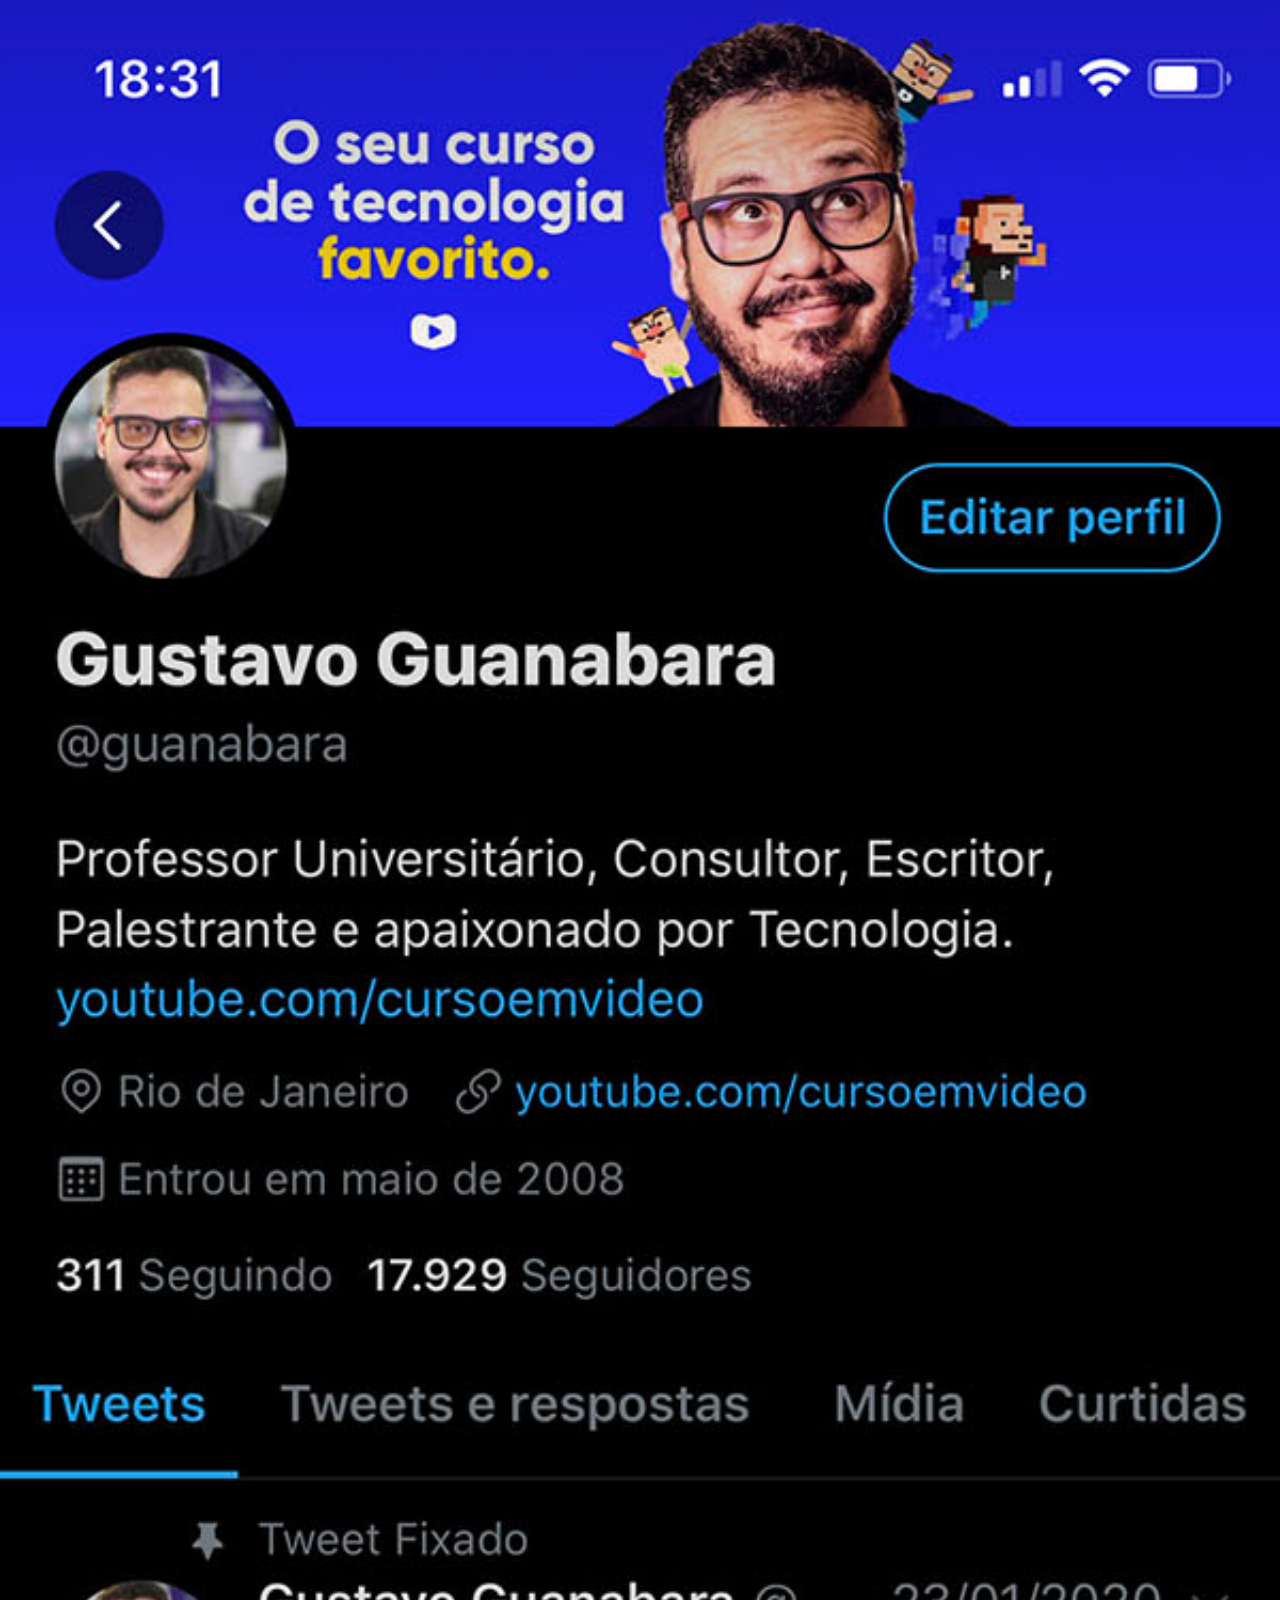
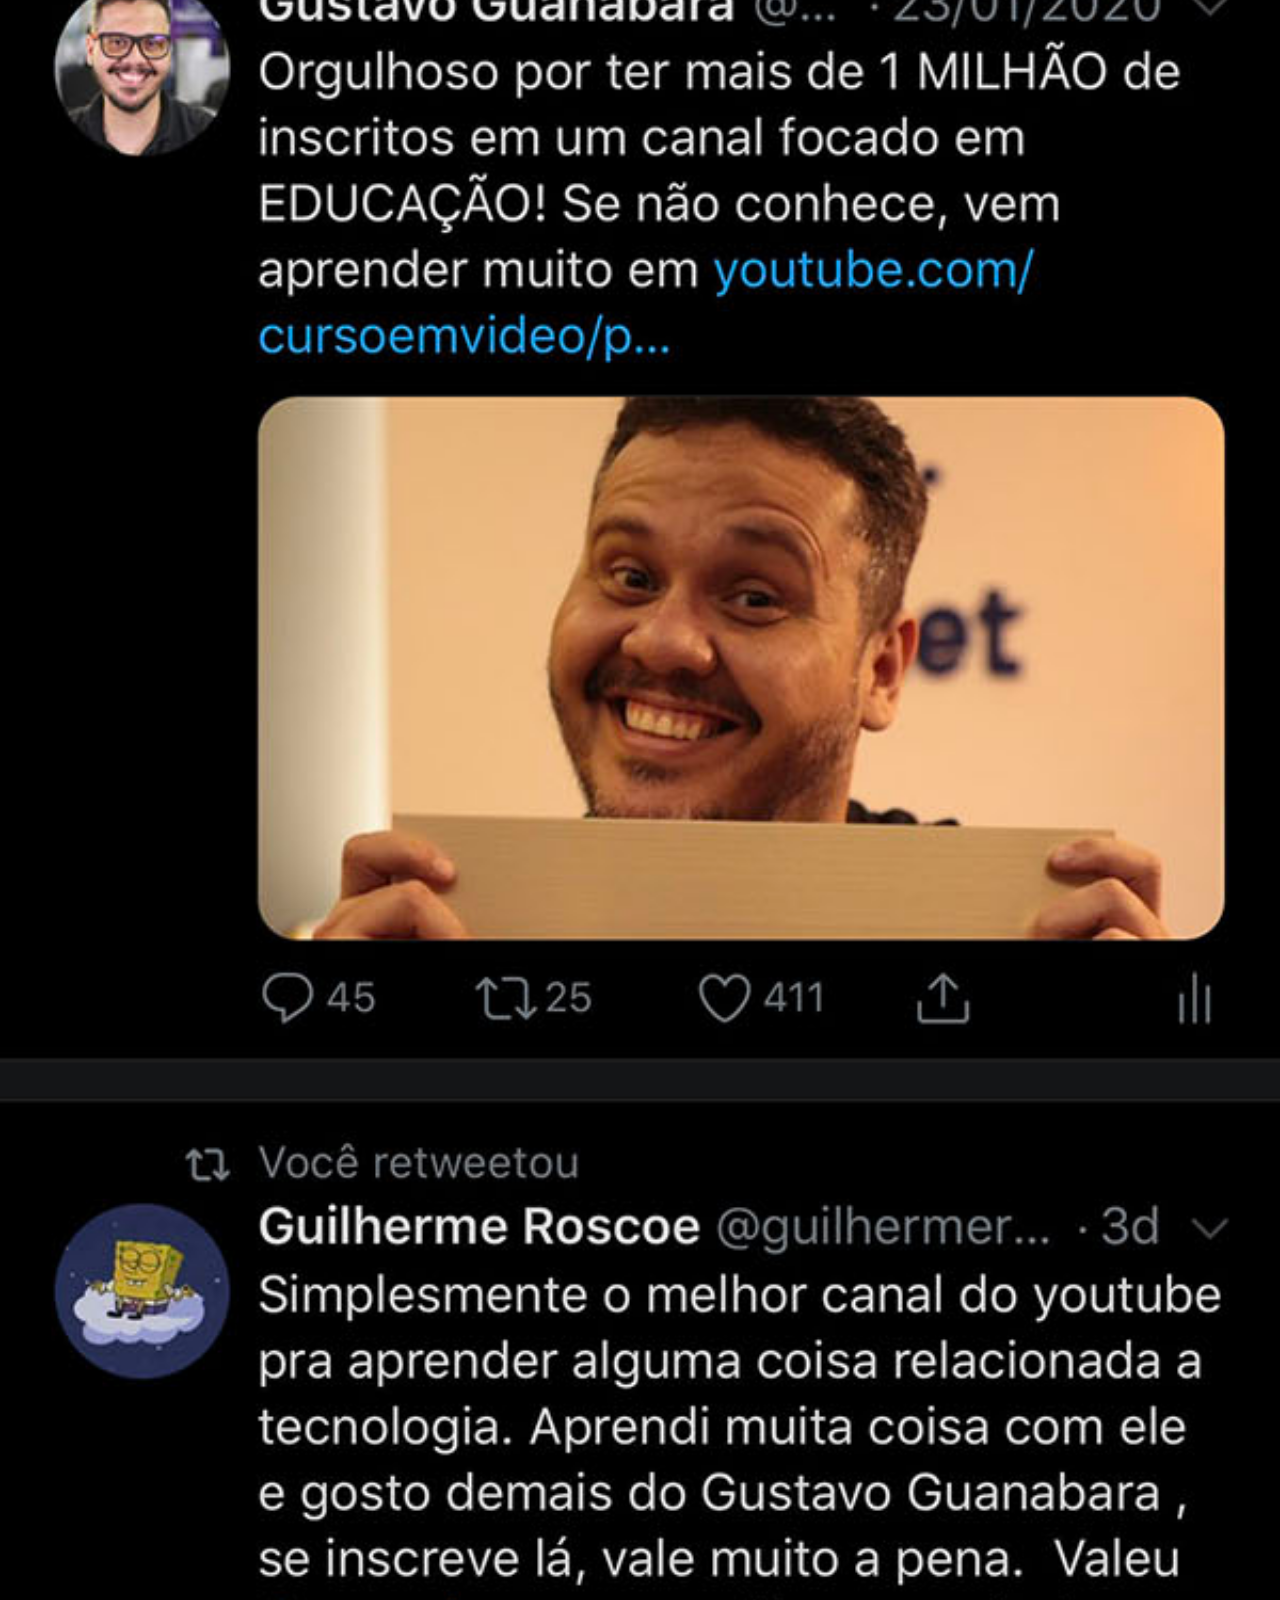
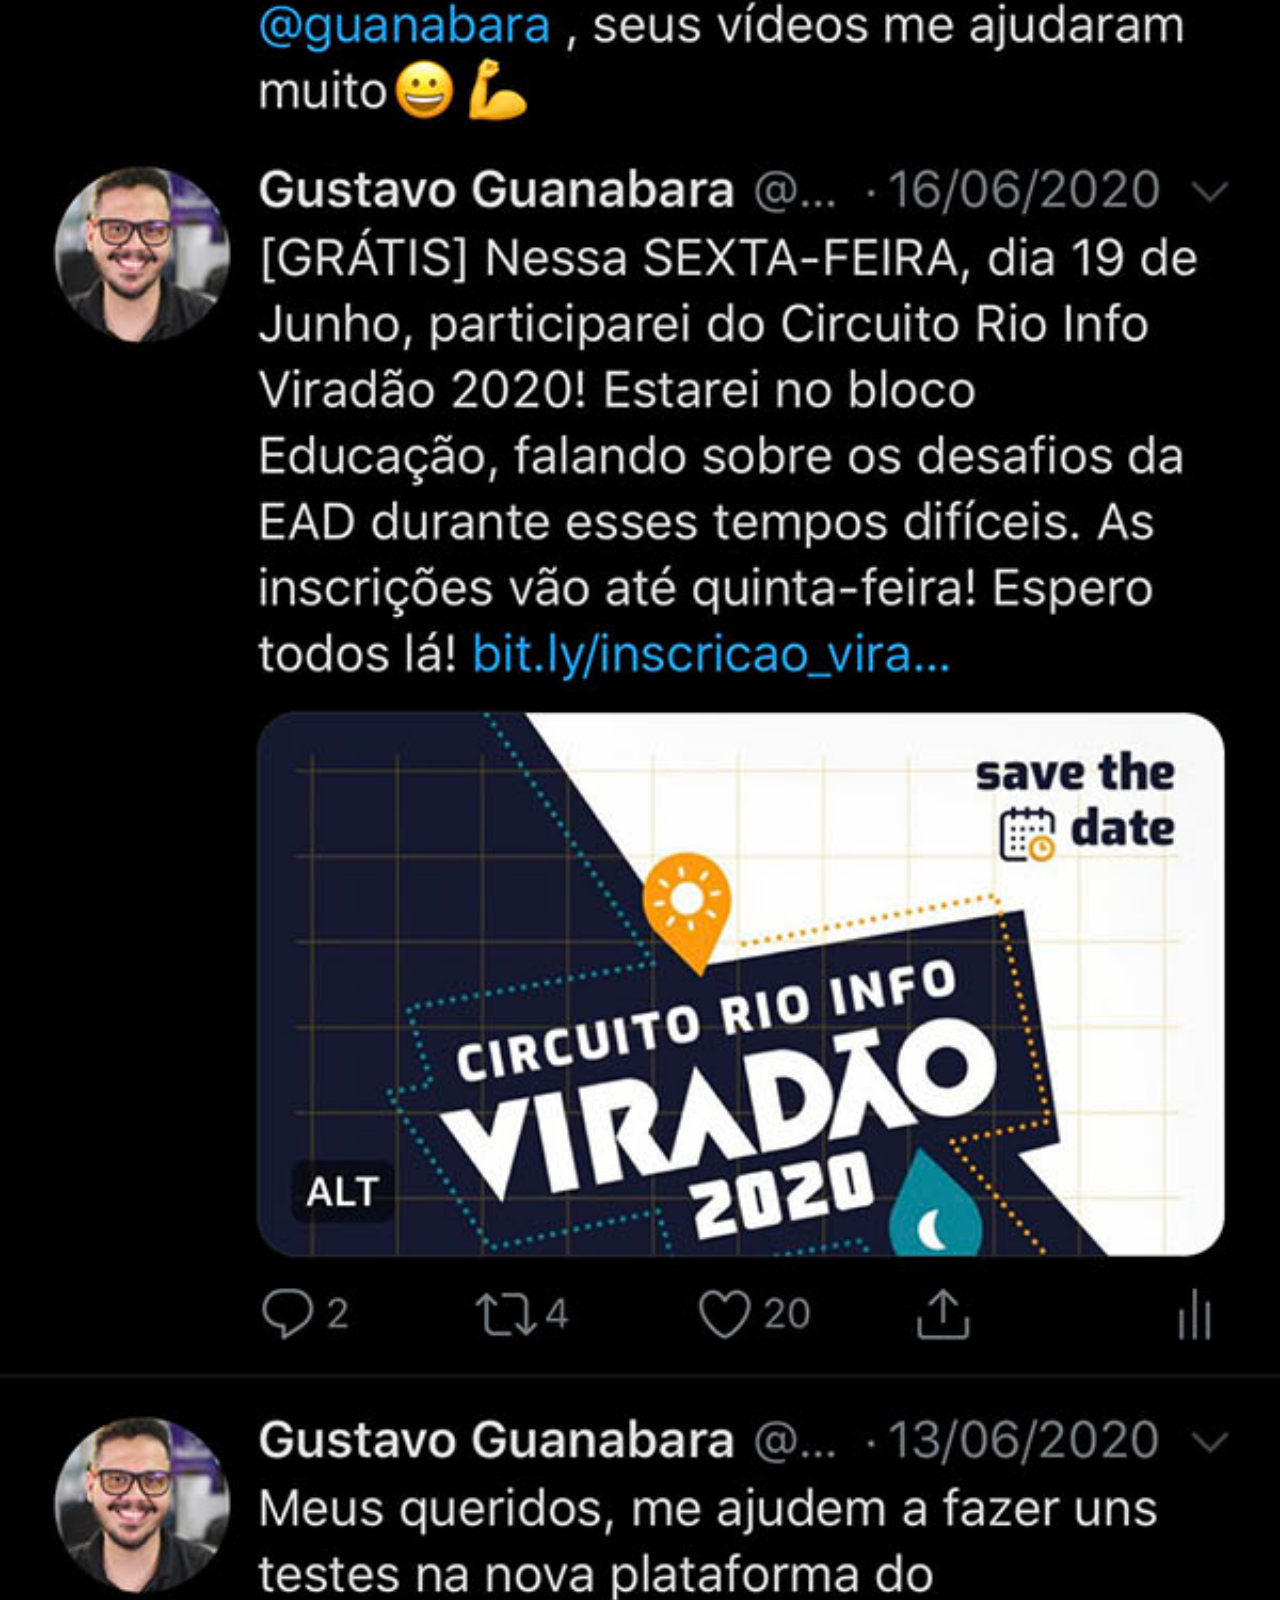
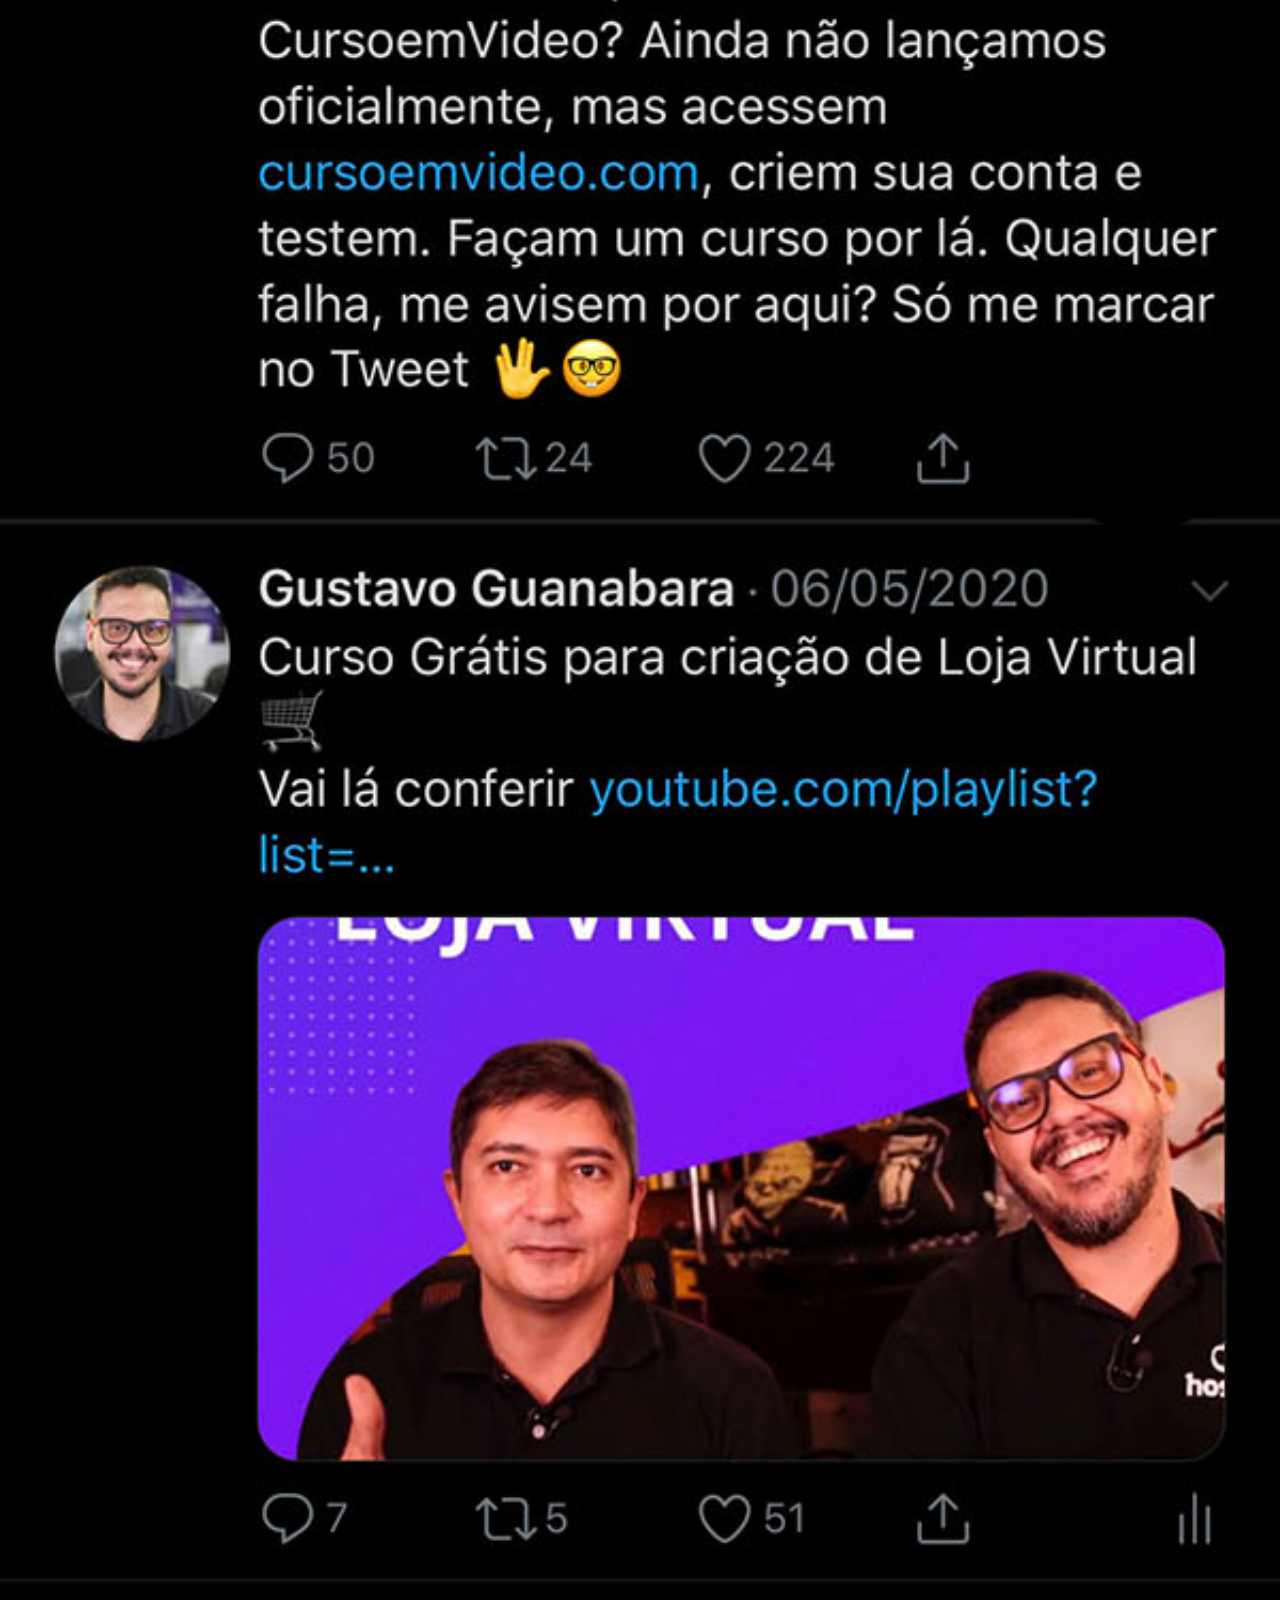
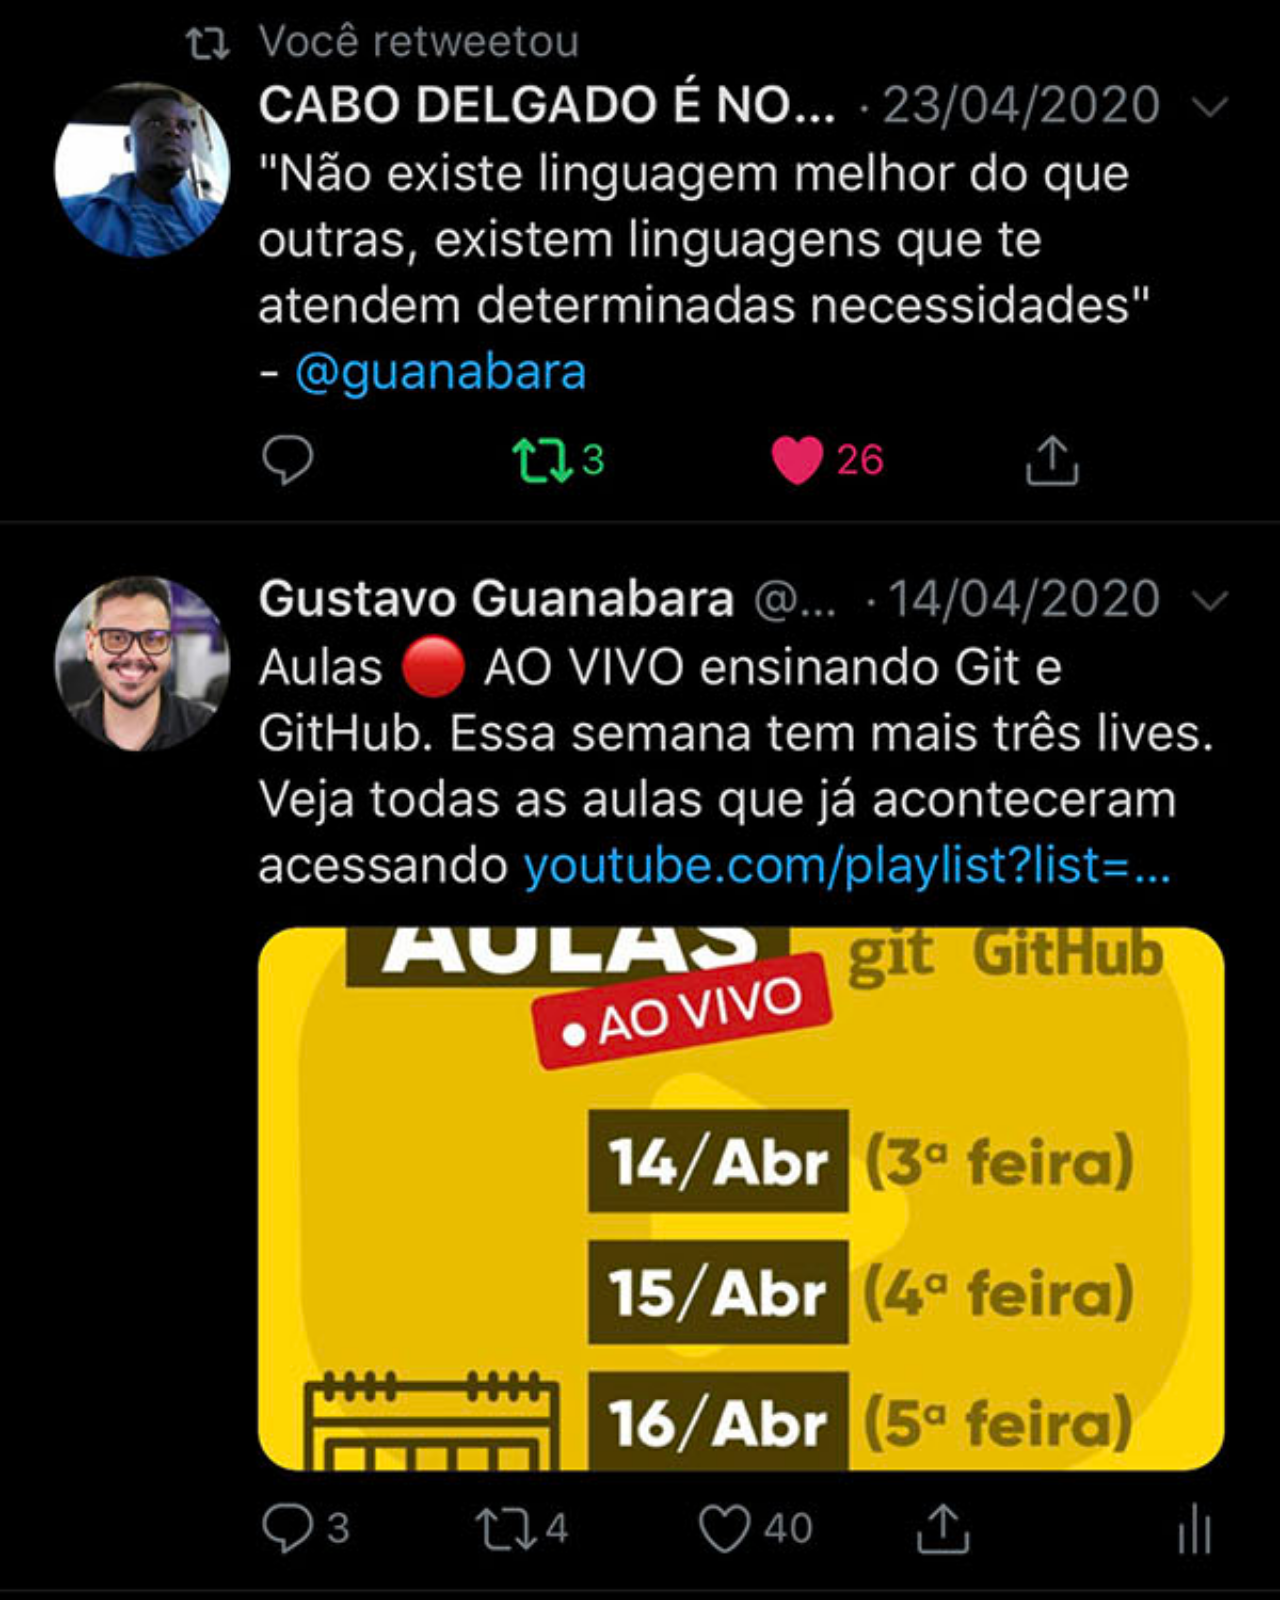
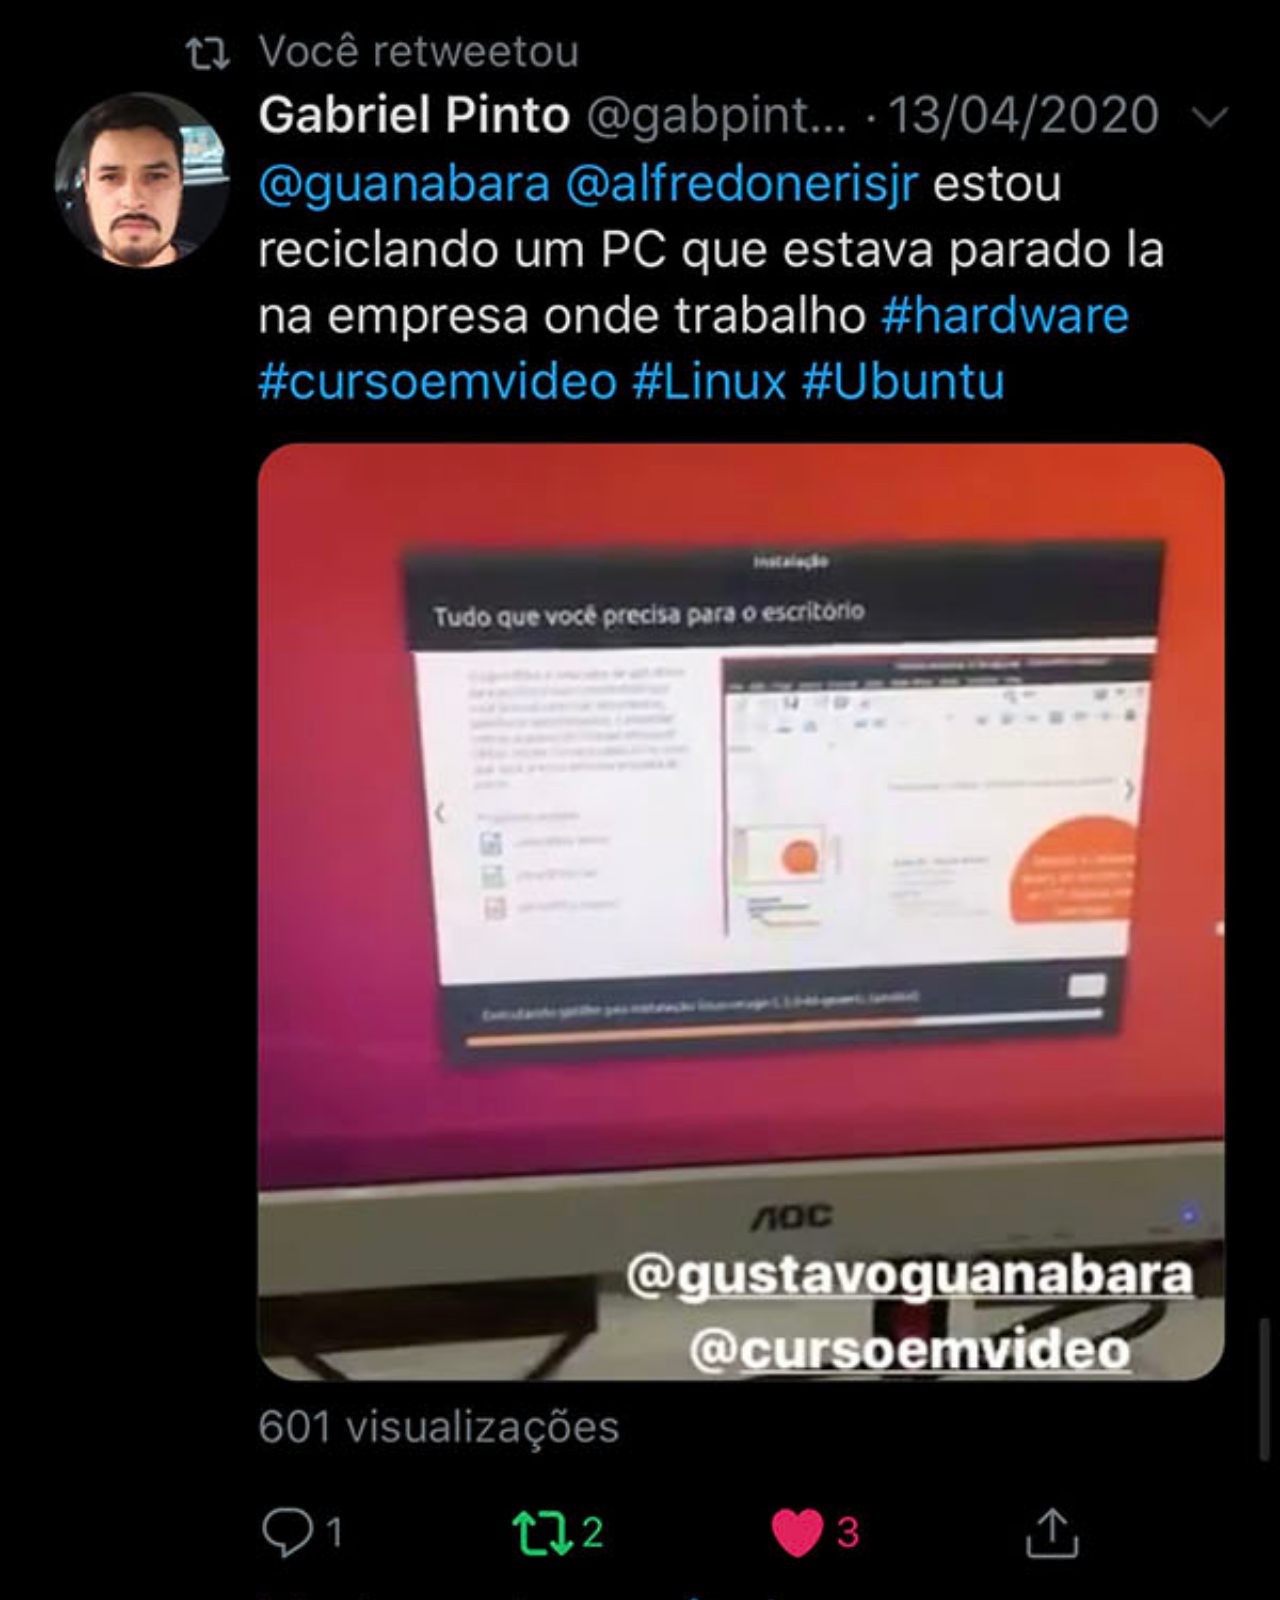
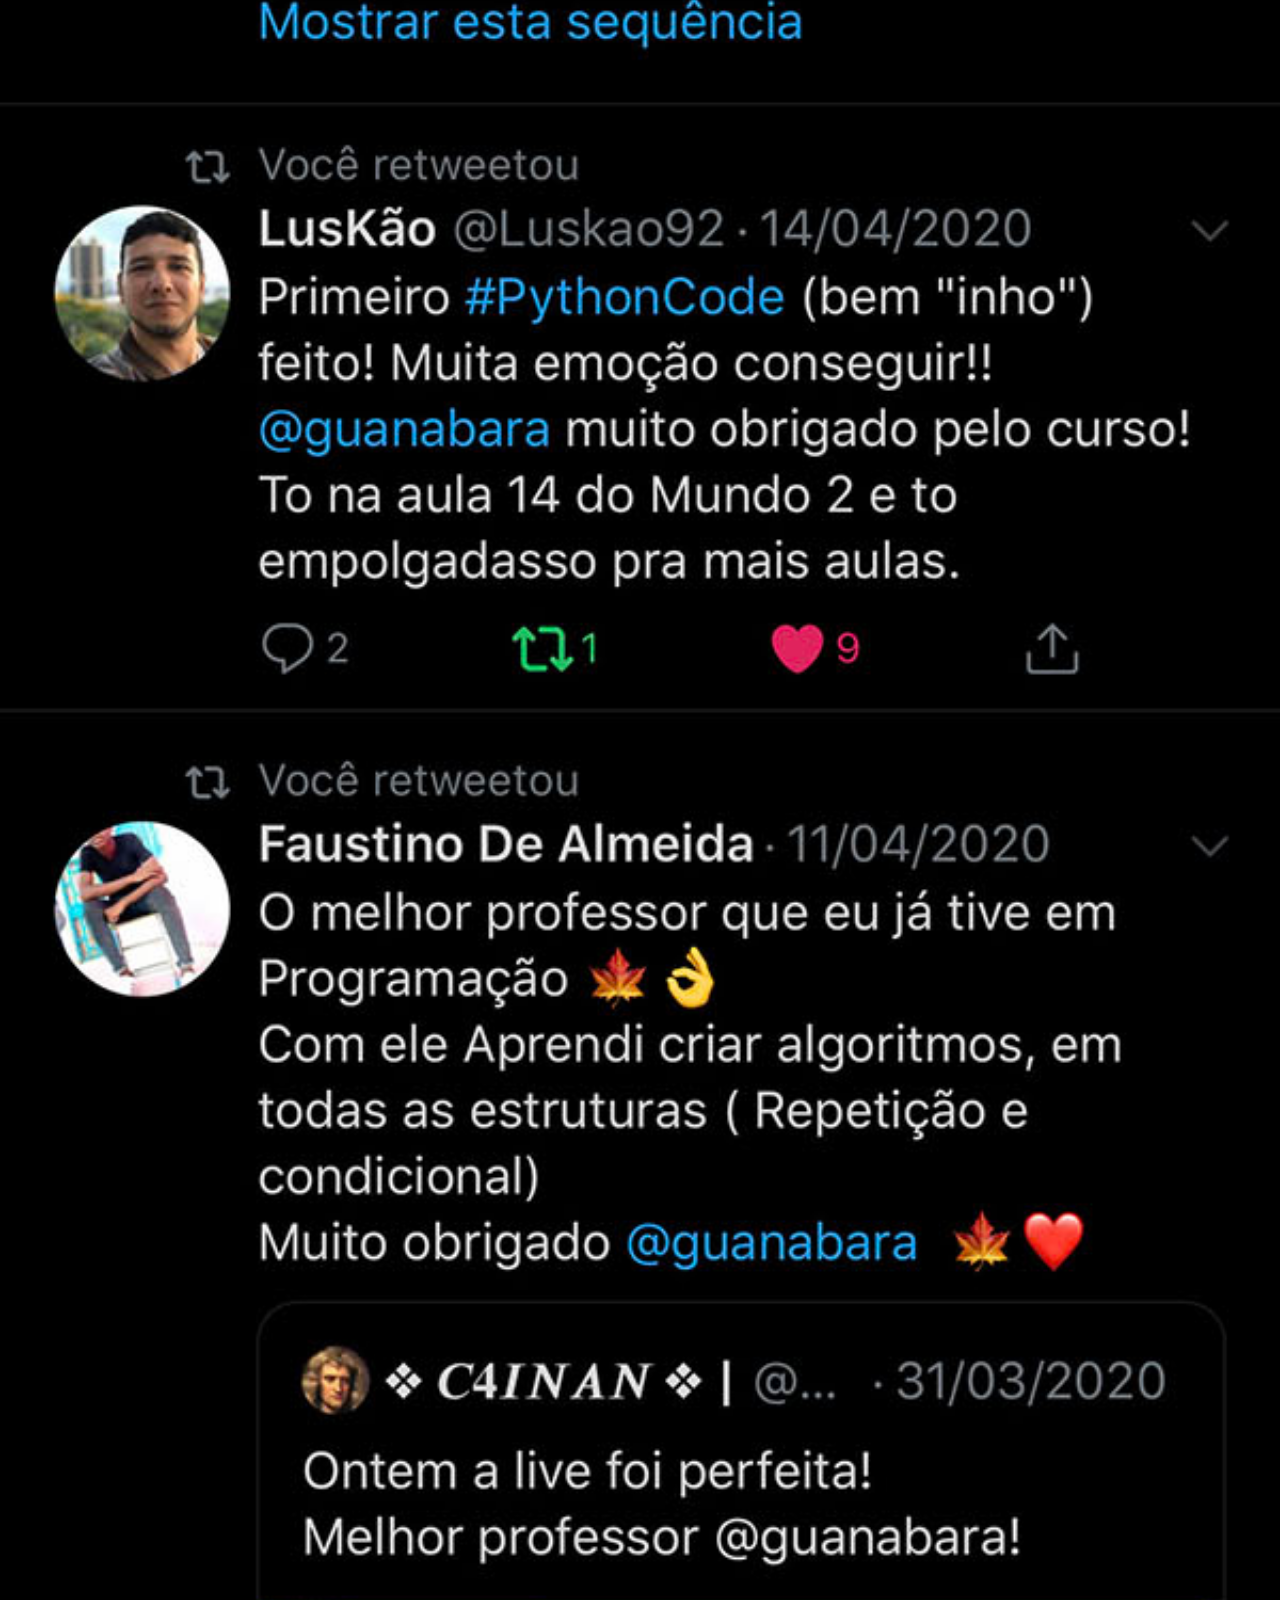
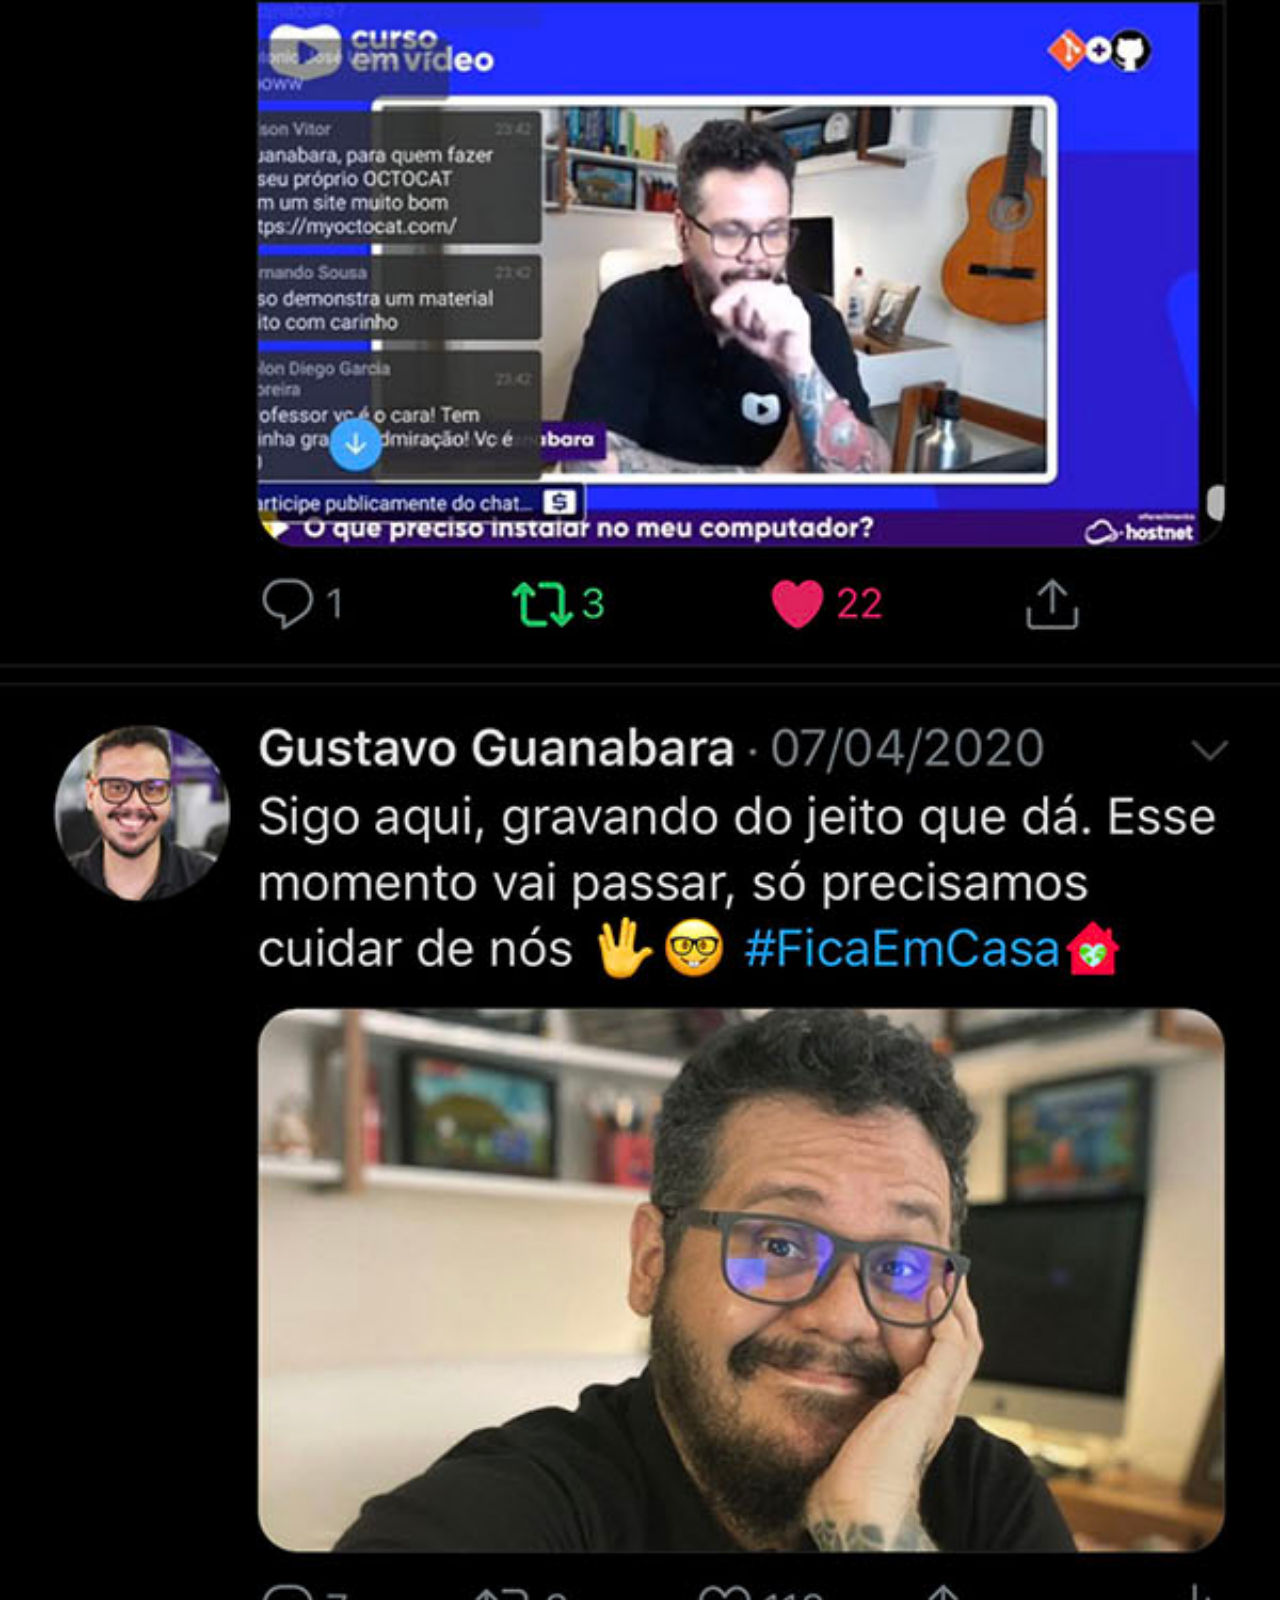
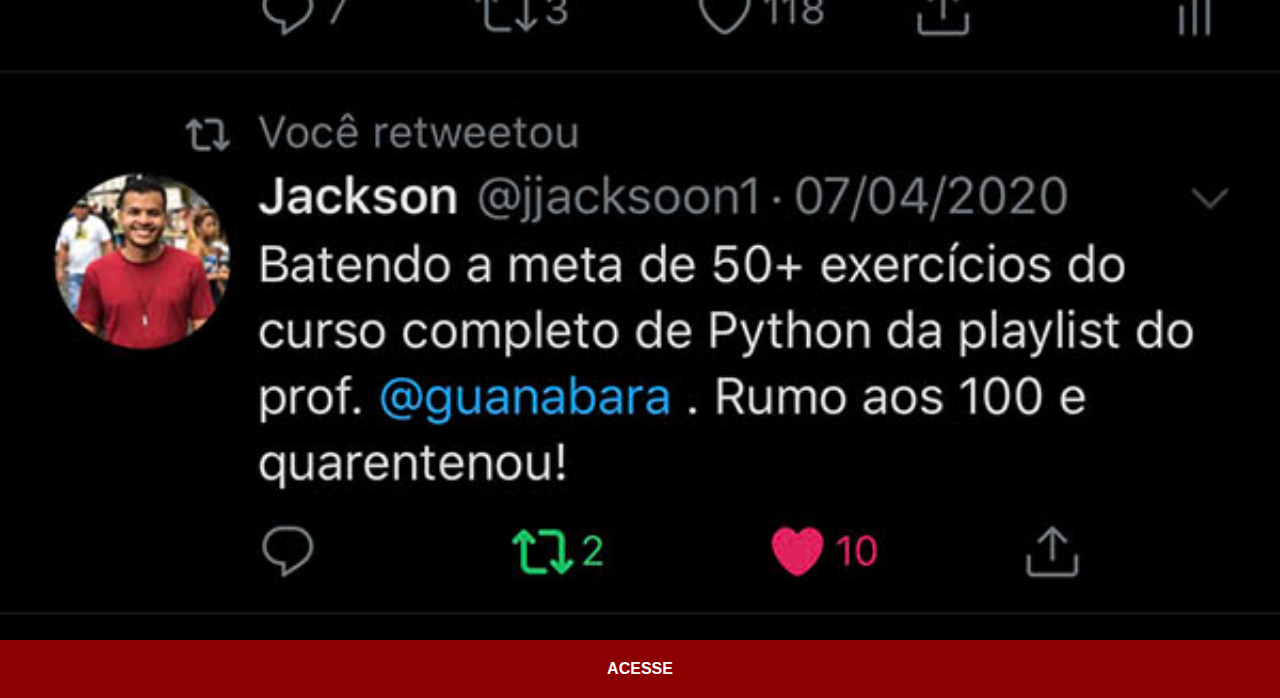
<file: paginas/twitter.html>
<!DOCTYPE html>
<html lang="pt-br">
<head>
    <meta charset="UTF-8">
    <meta http-equiv="X-UA-Compatible" content="IE=edge">
    <meta name="viewport" content="width=device-width, initial-scale=1.0">
    <link rel="stylesheet" href="../estilos/tela.css">
    <title>Twitter</title>
</head>
<body>
    <img src="../imagens/tela-twitter.jpg" alt="Perfil no Twitter">
    <a href="https://twitter.com/guanabara" target="_blank" rel="noopener noreferrer">ACESSE</a>
</body>
</html>
</file>
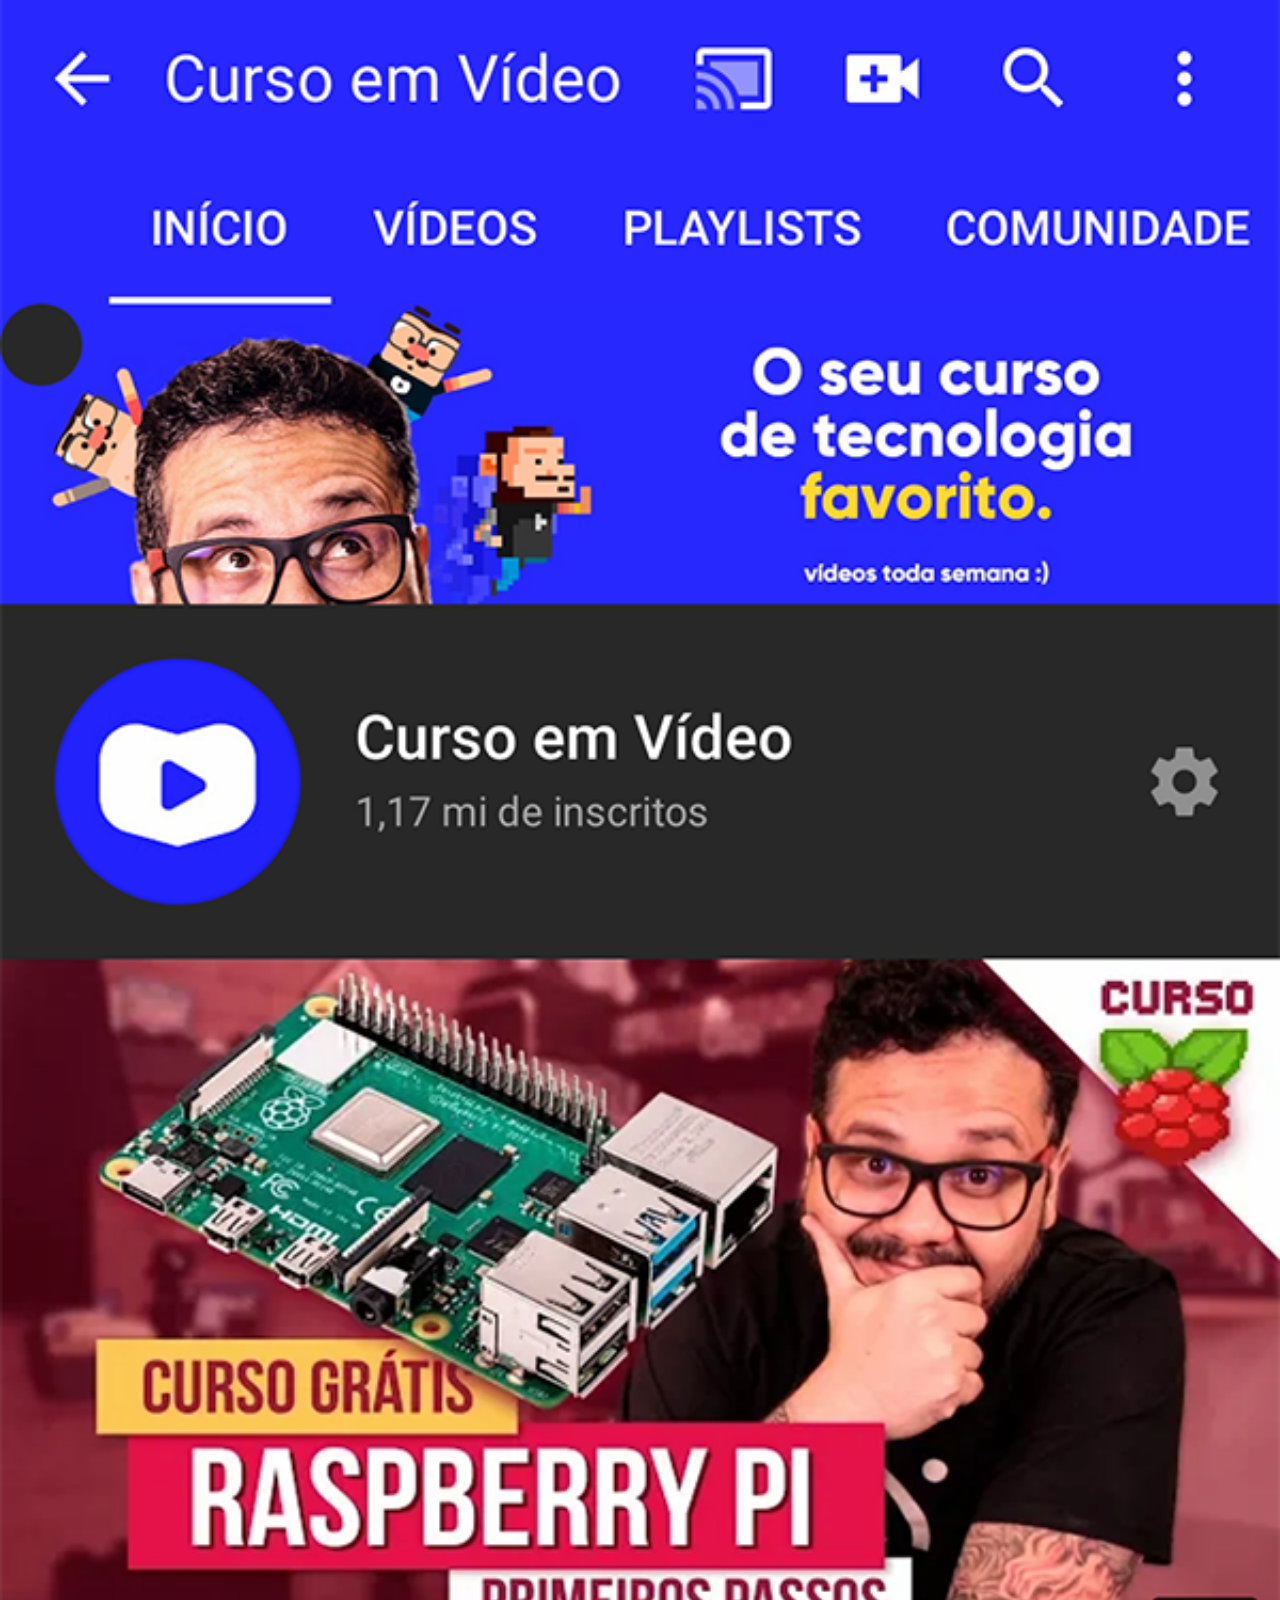
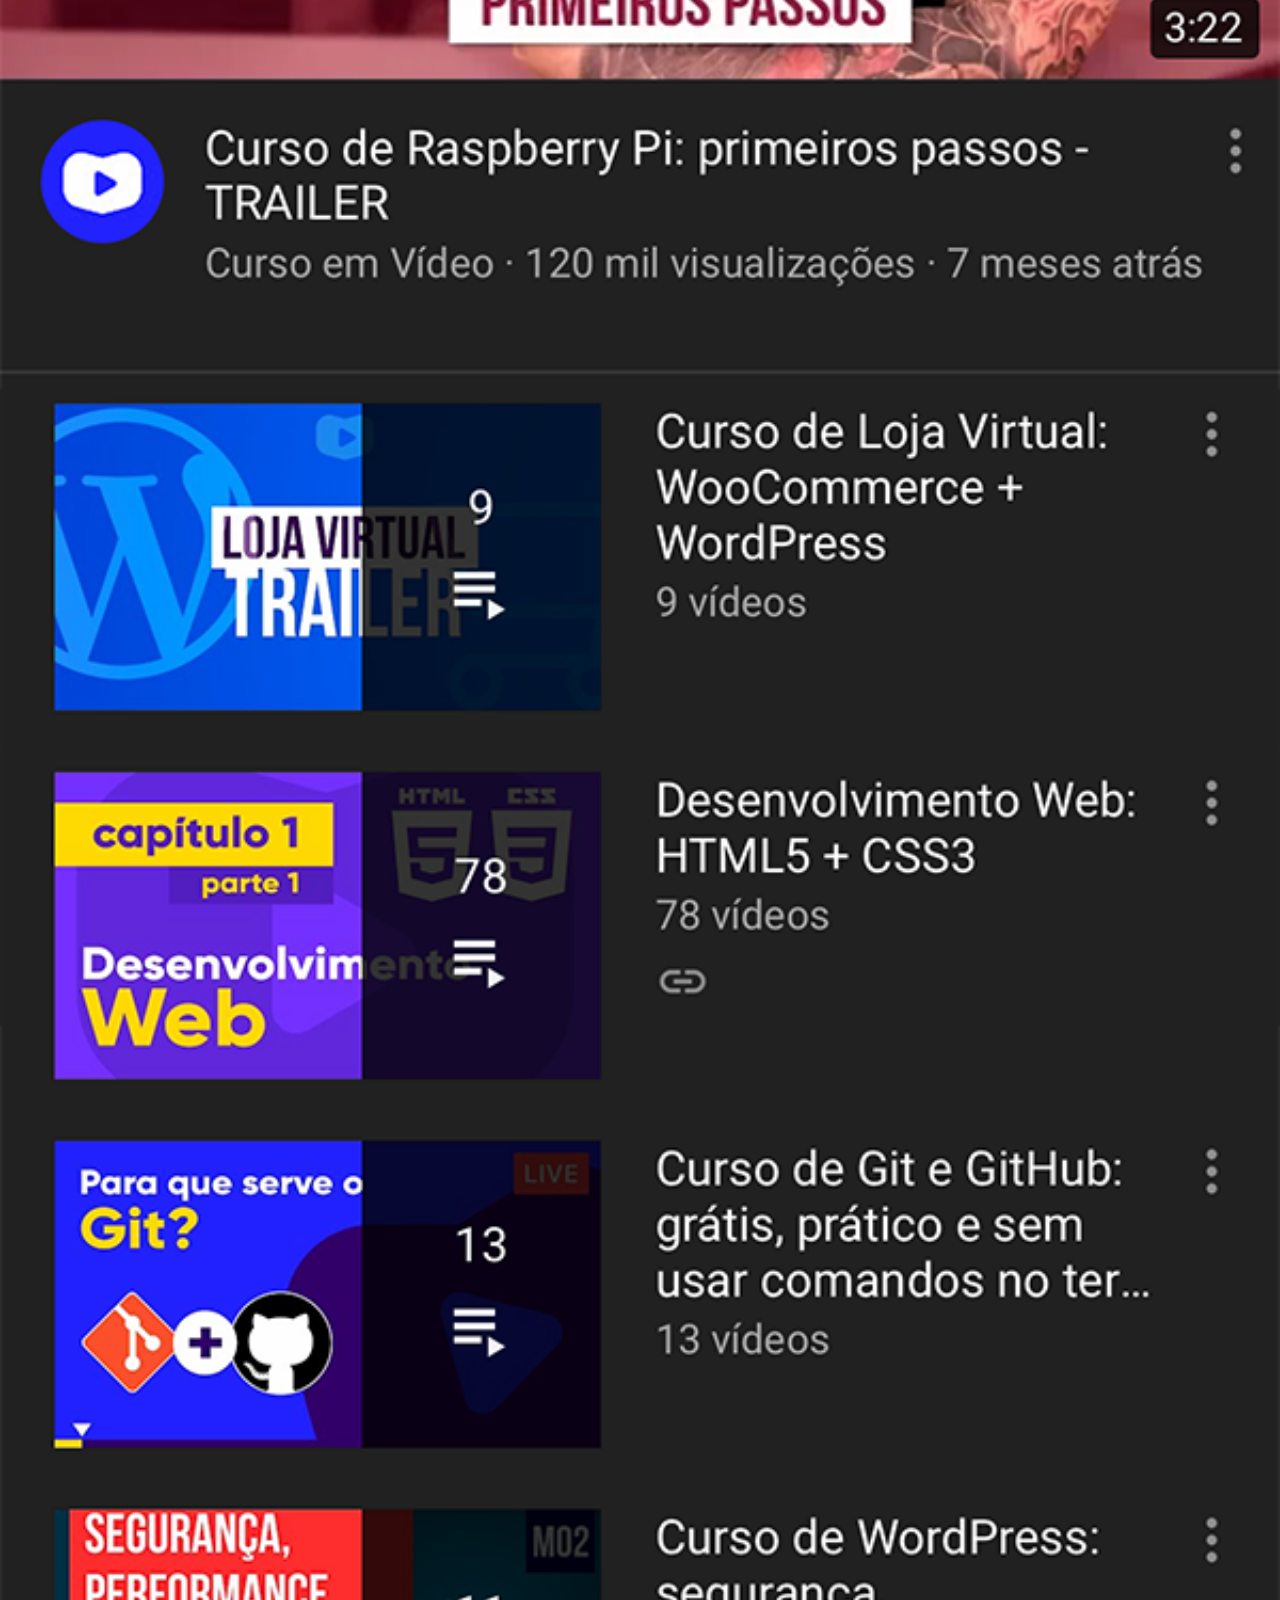
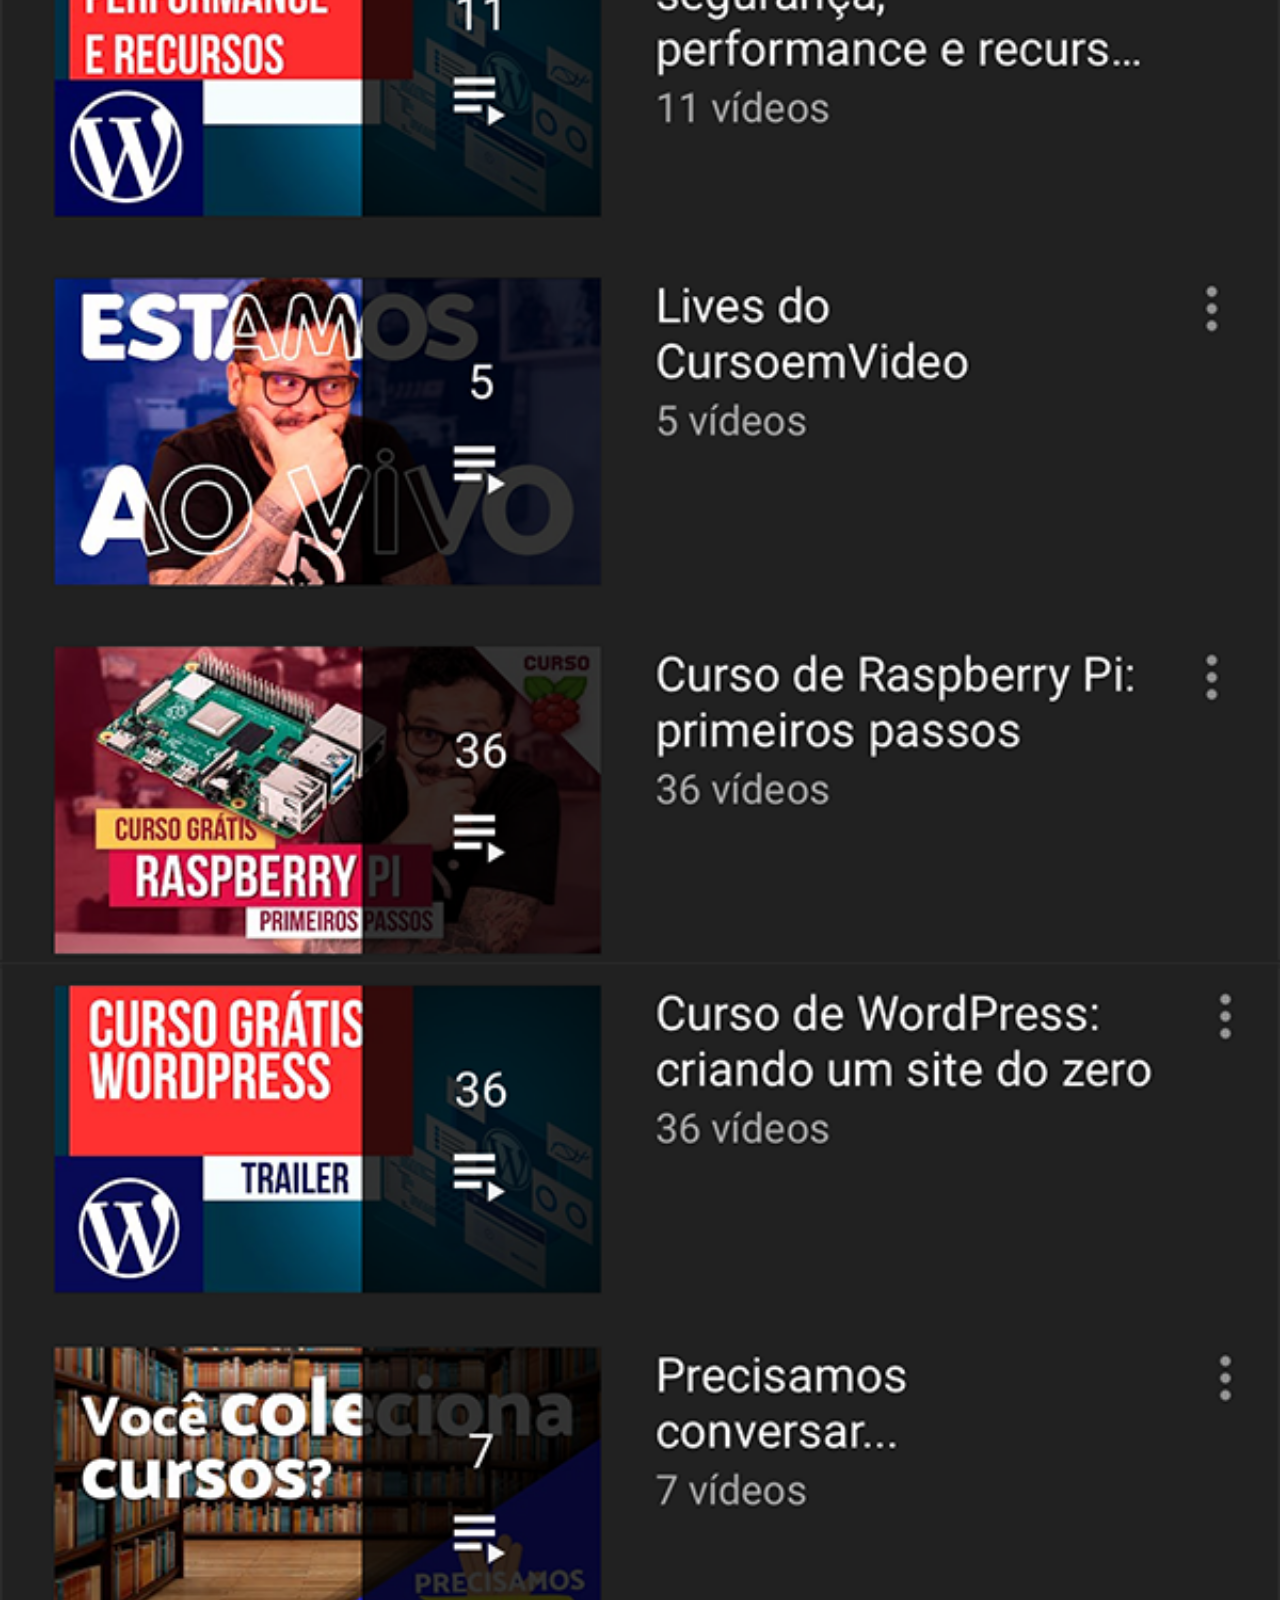
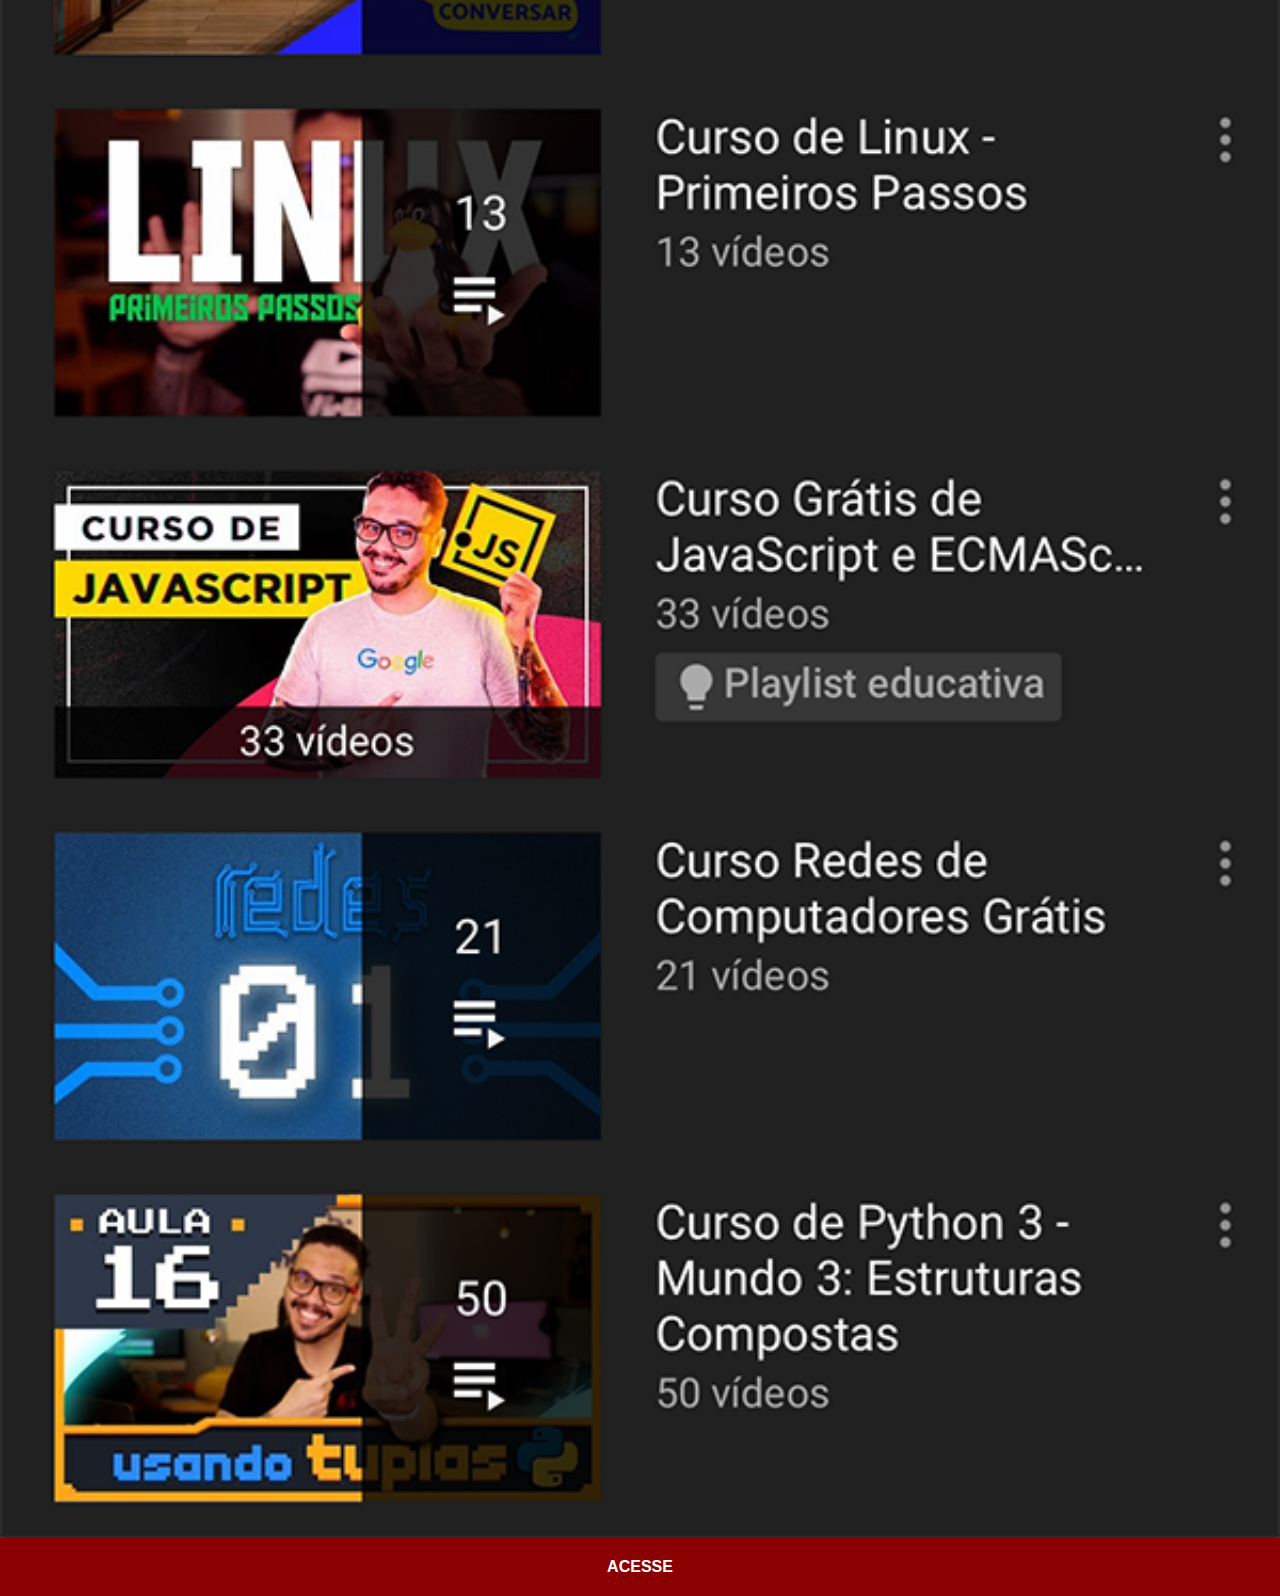
<file: paginas/youtube.html>
<!DOCTYPE html>
<html lang="pt-br">
<head>
    <meta charset="UTF-8">
    <meta http-equiv="X-UA-Compatible" content="IE=edge">
    <meta name="viewport" content="width=device-width, initial-scale=1.0">
    <link rel="stylesheet" href="../estilos/tela.css">
    <title>YouTube</title>
</head>
<body>
    <img src="../imagens/tela-youtube.png" alt="Canal do YouTube">
    <a href="https://www.youtube.com/c/CursoemV%C3%ADdeo/playlists" target="_blank" rel="noopener noreferrer">ACESSE</a>
</body>
</html>
</file>
<file: estilos/style.css>
@charset "UTF-8";

* {
    margin: 0;
    padding: 0;
}

body {
    background-image: url(../imagens/fundo-madeira.jpg);
    background-position: top center;
    background-attachment: fixed;
    background-repeat: no-repeat;
    background-size: cover;
}

main {
    position: relative;
    height: 100vh;
}

section#telefone {
    position: absolute;
    width: 311px;
    height: 627px;
    top: 50%;
    left: 50%;
    transform: translate(-50%, -50%);
    background-image: url(../imagens/frame-iphone.png);
    background-repeat: no-repeat;
}

section#telefone iframe#tela {
    position: relative;
    top: 83px;
    left: 25px;
    height: 466px;
    width: 262px;
}

section#redes-sociais {
    text-align: right;
}

section#redes-sociais a.botao-social img {
    width: 50px;
    margin: 10px;
    border-radius: 50%;
    box-shadow: 2px 2px 5px #00000066;
    box-sizing: border-box;
}

section#redes-sociais a.botao-social img:hover {
    border: 2px solid #ffffff99;
    box-shadow: 4px 4px 10px #00000066;
    transform: translate(-5%, -5%);
    transition: ease-in-out 0.2s;
}
</file>
<file: estilos/tela.css>
@charset "UTF-8";

:root {
    --link-color: darkred;
    --link-color-hover: red;
    --font-default: Arial, Helvetica, sans-serif;
}

* {
    margin: 0;
    padding: 0;
    font-family: var(--font-default);
}

*::-webkit-scrollbar {
    width: 0;
    height: 0;
}

img {
    width: 100vw;
}

a {
    display: block;
    background-color: var(--link-color);
    margin-top: -4px;
    padding: 20px;
    color: white;
    text-align: center;
    text-decoration: none;
    font-weight: bolder;
}

a:hover {
    background-color: var(--link-color-hover);
}
</file>
